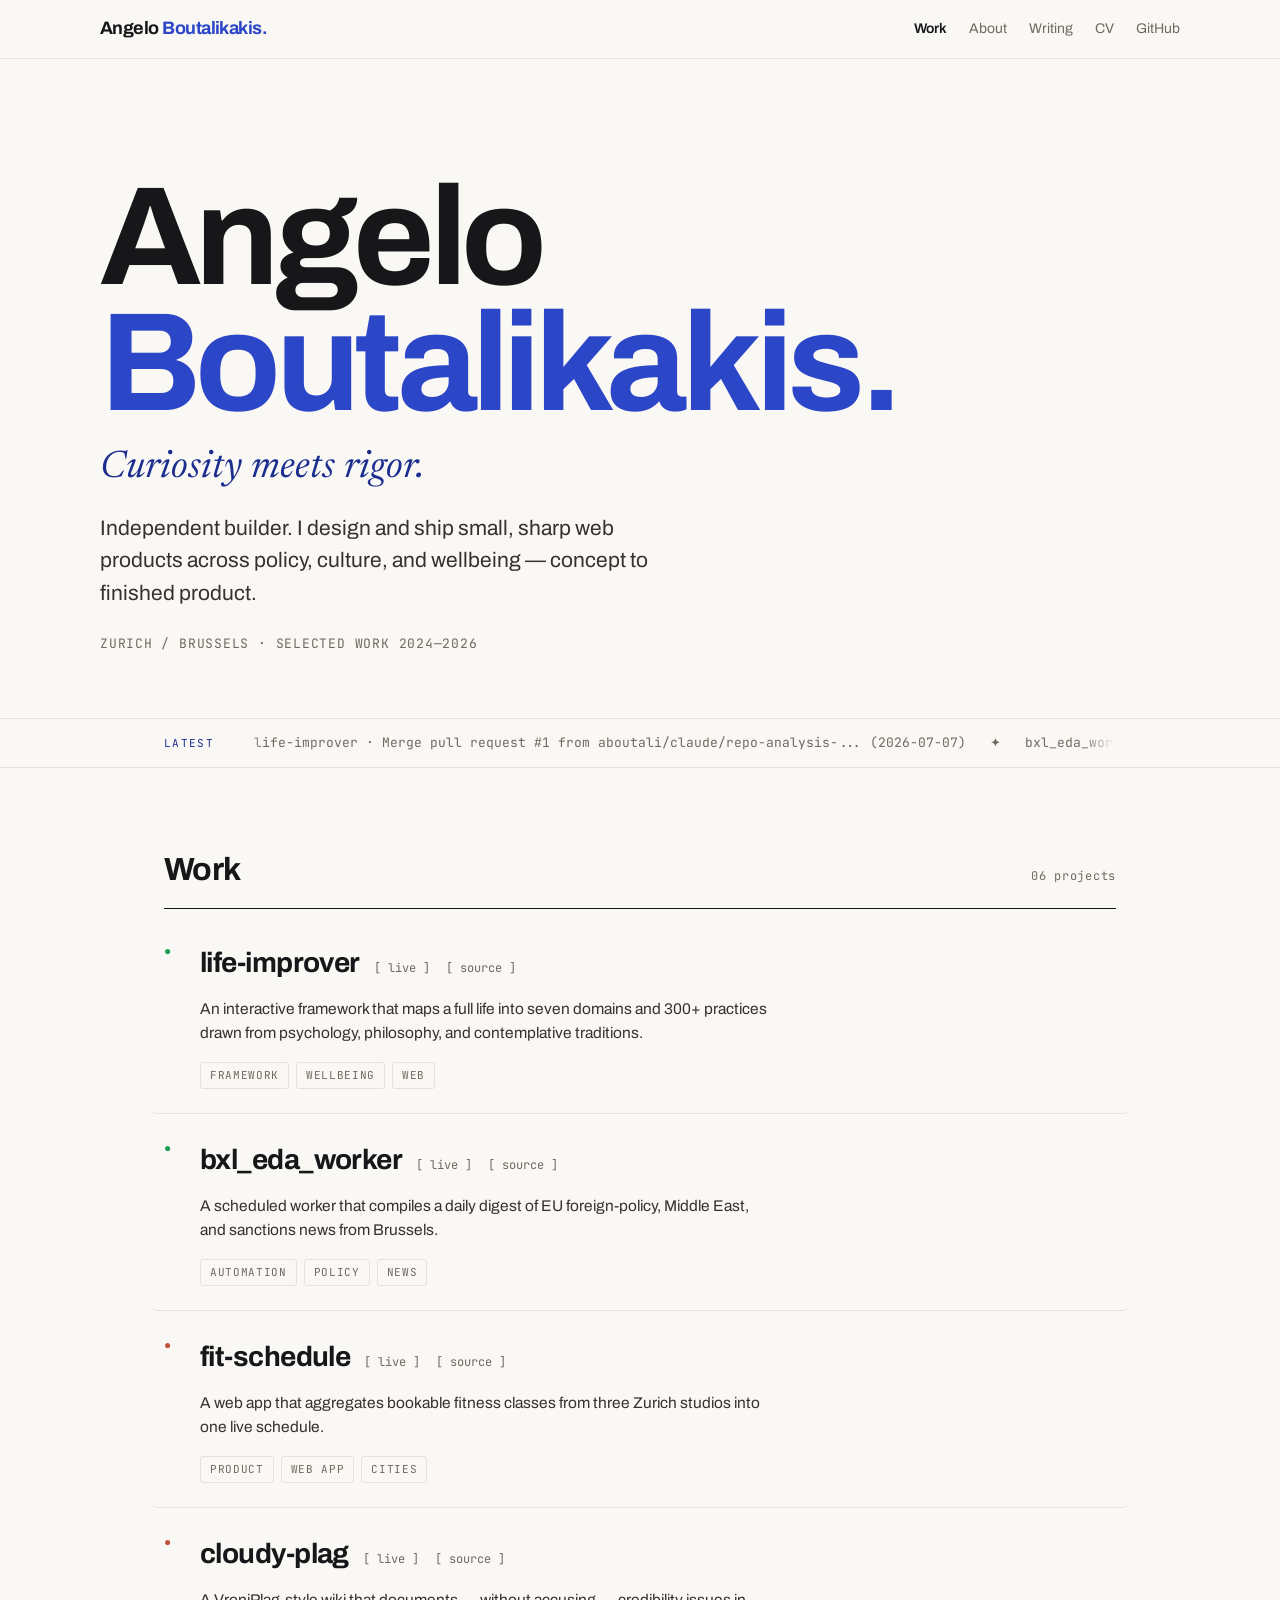
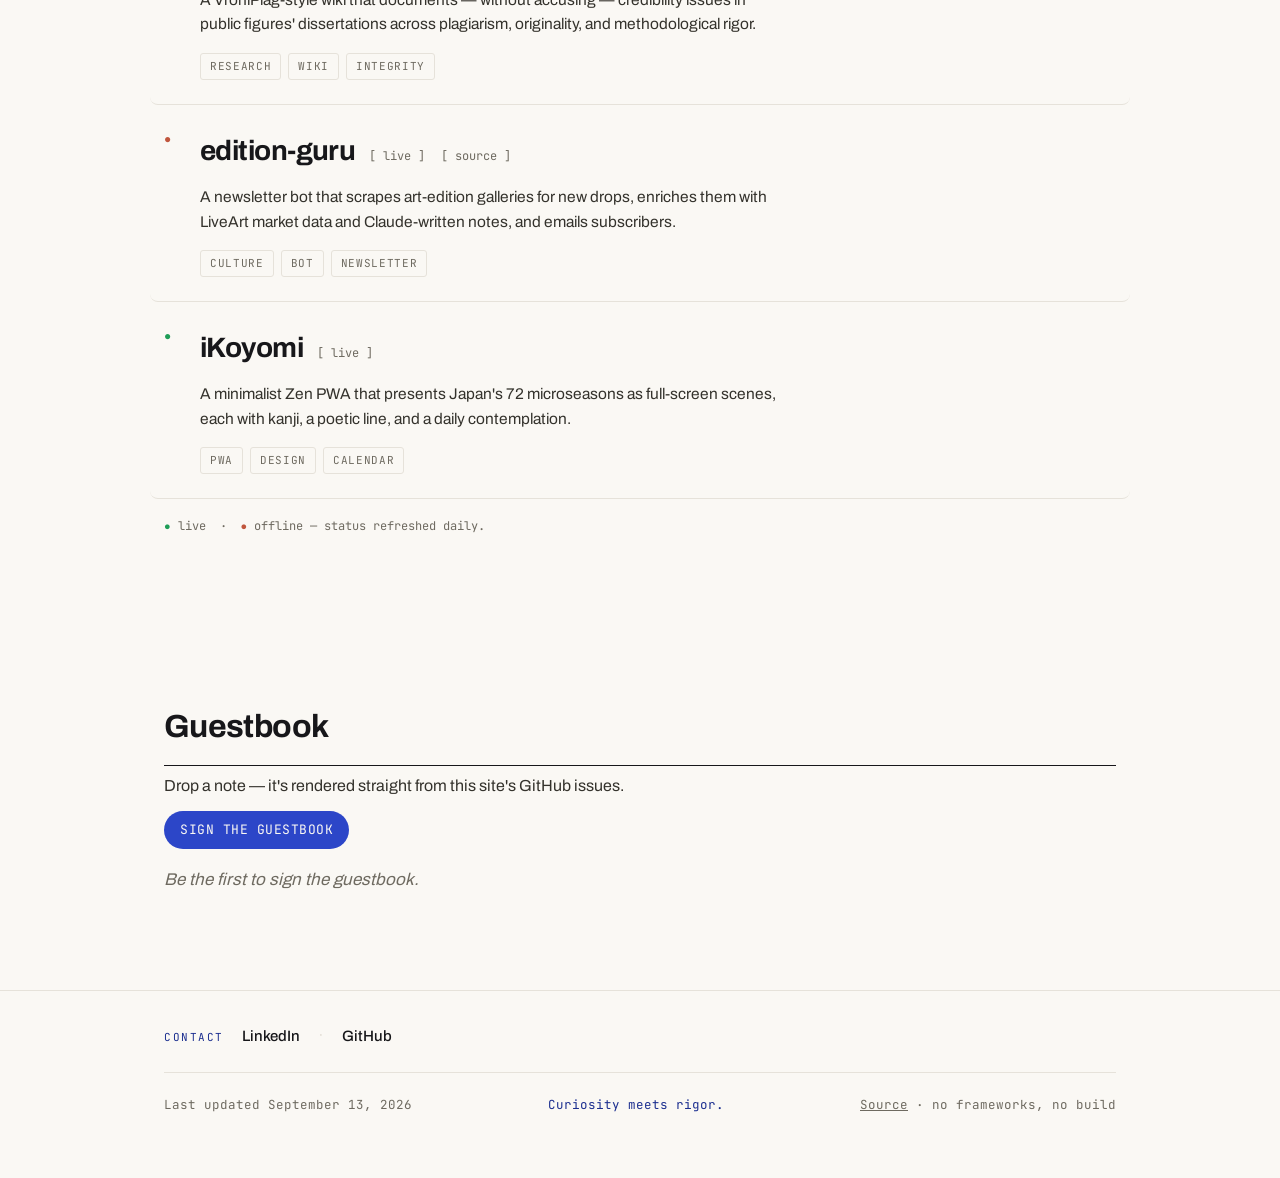
<file: index.html>
<!DOCTYPE html>
<html lang="en">
<head>
  <meta charset="utf-8">
  <meta name="viewport" content="width=device-width, initial-scale=1">
  <title>Angelo Boutalikakis — Curiosity meets rigor</title>
  <meta name="description" content="Angelo Boutalikakis — independent builder. Curiosity meets rigor: small, sharp web products across policy, culture, and wellbeing.">

  <!-- favicons / icons -->
  <link rel="icon" type="image/png" sizes="32x32" href="/brand/assets/favicon-32.png">
  <link rel="icon" type="image/png" sizes="16x16" href="/brand/assets/favicon-16.png">
  <link rel="apple-touch-icon" sizes="180x180" href="/brand/assets/apple-touch-icon.png">

  <!-- social card -->
  <meta property="og:type" content="website">
  <meta property="og:url" content="https://aboutali.github.io/">
  <meta property="og:title" content="Angelo Boutalikakis — Curiosity meets rigor">
  <meta property="og:description" content="Independent builder. Small, sharp web products across policy, culture, and wellbeing.">
  <meta property="og:image" content="https://aboutali.github.io/brand/assets/og-image.png">
  <meta name="twitter:card" content="summary_large_image">
  <link rel="canonical" href="https://aboutali.github.io/">
  <link rel="alternate" type="application/atom+xml" title="Writing — Angelo Boutalikakis" href="/writing/feed.xml">

  <!-- type: Archivo (Akzidenz-style grotesque) + Newsreader + JetBrains Mono — self-hosted, assets/fonts/ -->
  <link rel="preload" href="/assets/fonts/archivo-latin-var.woff2" as="font" type="font/woff2" crossorigin>

  <link rel="stylesheet" href="assets/site.css">
  <style>
    /* ---- homepage-specific ---- */

    /* hero */
    .hero{padding:clamp(48px,9vw,120px) 0 clamp(36px,5vw,64px)}
    .hero .lockup{margin:0;font-weight:700;letter-spacing:-.04em;line-height:.9;
      font-size:clamp(46px,11vw,140px)}
    .hero .lockup .sur{color:var(--blue)} .hero .lockup .dot{color:var(--blue)}
    .hero .tagline{margin:22px 0 0;font-family:var(--serif);font-style:italic;
      font-size:clamp(22px,3.4vw,38px);color:var(--blue-deep);line-height:1.1}
    .hero .intro{margin:22px 0 0;max-width:48ch;font-size:clamp(17px,2vw,21px);color:#34322c}
    .hero .meta{margin:24px 0 0;font-family:var(--mono);font-size:13px;letter-spacing:.06em;
      text-transform:uppercase;color:var(--stone)}

    /* activity ticker (scrolls horizontally; fade edges signal overflow) */
    .activity{border-block:1px solid var(--hair);padding:14px 0}
    .activity .inner{display:flex;align-items:baseline;gap:16px;max-width:var(--max);margin:0 auto;padding:0 var(--pad)}
    .activity .k{font-family:var(--mono);font-size:11px;letter-spacing:.12em;text-transform:uppercase;
      color:var(--blue-deep);flex:none}
    .ticker-wrap{position:relative;flex:1;min-width:0}
    .ticker-wrap::before,.ticker-wrap::after{content:"";position:absolute;top:0;bottom:0;width:34px;
      pointer-events:none;z-index:1}
    .ticker-wrap::before{left:0;background:linear-gradient(90deg,var(--paper),transparent)}
    .ticker-wrap::after{right:0;background:linear-gradient(270deg,var(--paper),transparent)}
    .activity .ticker{display:block;font-family:var(--mono);font-size:13px;color:var(--stone);
      white-space:nowrap;overflow-x:auto;scrollbar-width:none;padding:0 24px}
    .activity .ticker::-webkit-scrollbar{display:none}

    /* projects — whole row clickable (stretched link), hover feedback */
    .projects{list-style:none;margin:0;padding:0}
    .projects > li{position:relative;padding:24px 14px;margin:0 -14px;border-bottom:1px solid var(--hair);
      display:grid;grid-template-columns:22px 1fr;gap:4px 14px;align-items:start;
      border-radius:8px;transition:background .18s ease}
    .projects > li:hover{background:#fff}
    .projects .led{grid-row:1;font-size:12px;line-height:1.7}
    .led-up{color:var(--up)} .led-down{color:var(--down)} .led-unknown{color:var(--unknown)}
    .p-head{display:flex;align-items:baseline;gap:12px;flex-wrap:wrap}
    .p-head .name{font-size:clamp(20px,2.6vw,28px);font-weight:700;letter-spacing:-.02em;
      color:var(--ink);text-decoration:none}
    .p-head .name::after{content:"";position:absolute;inset:0;border-radius:8px}
    .projects > li:hover .name{color:var(--blue)}
    .p-head .src{position:relative;z-index:1;font-family:var(--mono);font-size:12px;
      color:var(--stone);text-decoration:none;padding:4px 2px}
    .p-head .src:hover{color:var(--ink)}
    .projects p{grid-column:2;margin:8px 0 0;color:#34322c;max-width:64ch;font-size:15.5px;line-height:1.6}
    .tags{grid-column:2;margin-top:12px;display:flex;flex-wrap:wrap;gap:7px}
    .tags span{font-family:var(--mono);font-size:11px;text-transform:uppercase;letter-spacing:.06em;
      color:var(--stone);border:1px solid var(--hair);border-radius:3px;padding:4px 9px}
    .legend{margin-top:18px;font-family:var(--mono);font-size:12px;color:var(--stone)}
    .legend .led-up,.legend .led-down{font-size:11px}

    /* guestbook */
    .guestbook .lead{margin:0 0 8px;color:#34322c;font-size:16px}
    .gb{margin-top:18px}
    .gb-entry{margin:0 0 16px;padding:14px 16px;border:1px solid var(--hair);border-radius:8px;
      background:#fff;font-size:15.5px;line-height:1.55}
    .gb-entry b{color:var(--ink)}
    .gb-date{font-family:var(--mono);font-size:12px;color:var(--stone)}
    .gb-empty{margin:0;color:var(--stone);font-style:italic}
  </style>
  <script type="application/ld+json">
  {"@context":"https://schema.org","@type":"Person","name":"Angelo Boutalikakis","url":"https://aboutali.github.io/","jobTitle":"Independent builder","sameAs":["https://github.com/aboutali","https://www.linkedin.com/in/angelo-boutalikakis/"]}
  </script>
</head>
<body>

  <a class="skip" href="#main">Skip to content</a>

  <header class="topbar">
    <div class="wrap row">
      <a class="wm" href="/" aria-label="Angelo Boutalikakis — home">
        <span class="wm-full">Angelo<span class="sur"> Boutalikakis</span><span class="dot">.</span></span>
        <span class="wm-mini">A<span class="sur">B</span><span class="dot">.</span></span>
      </a>
      <nav class="topnav" aria-label="Site">
        <a href="#work" aria-current="page">Work</a>
        <a href="about/">About</a>
        <a href="writing/">Writing</a>
        <a href="cv/">CV</a>
        <a href="https://github.com/aboutali">GitHub</a>
      </nav>
    </div>
  </header>

  <main id="main" tabindex="-1">

    <section class="hero wrap">
      <h1 class="lockup">Angelo<br><span class="sur">Boutalikakis</span><span class="dot">.</span></h1>
      <p class="tagline">Curiosity meets rigor.</p>
      <p class="intro">Independent builder. I design and ship small, sharp web products across
        policy, culture, and wellbeing — concept to finished product.</p>
      <p class="meta">Zurich / Brussels · Selected work 2024—2026</p>
    </section>

    <!-- live activity: the Action rewrites between the markers -->
    <div class="activity">
      <div class="inner">
        <span class="k" id="activity-label">Latest</span>
        <div class="ticker-wrap">
          <span class="ticker" role="region" aria-label="Latest commits" tabindex="0"><!--ACTIVITY:BEGIN-->life-improver &middot; Merge pull request #1 from aboutali/claude/repo-analysis-... (2026-07-07) &nbsp;&nbsp;&#10022;&nbsp;&nbsp; bxl_eda_worker &middot; Daily digest: 2026-09-13 (2026-09-13) &nbsp;&nbsp;&#10022;&nbsp;&nbsp; fit-schedule &middot; Merge pull request #1 from aboutali/claude/repo-analysis-... (2026-07-07)<!--ACTIVITY:END--></span>
        </div>
      </div>
    </div>

    <section id="work" class="block wrap">
      <div class="sec-head"><h2>Work</h2><span class="count">06 projects</span></div>

      <!-- PROJECTS:BEGIN -- one <li> per project. To add one, copy a block and swap the
           repo slug (in BOTH the LED marker and the links) and the text. Keep the LED markers
           so the daily Action can light the status dot. -->
      <ul class="projects">

        <li>
          <!--LED:life-improver--><span class="led led-up" title="online" role="img" aria-label="online">&#9679;</span><!--/LED-->
          <div class="p-head">
            <a class="name" href="work/life-improver/">life-improver</a>
            <a class="src" href="https://aboutali.github.io/life-improver/">[ live ]</a>
            <a class="src" href="https://github.com/aboutali/life-improver">[ source ]</a>
          </div>
          <p>An interactive framework that maps a full life into seven domains and 300+ practices
            drawn from psychology, philosophy, and contemplative traditions.</p>
          <div class="tags"><span>Framework</span><span>Wellbeing</span><span>Web</span></div>
        </li>

        <li>
          <!--LED:bxl_eda_worker--><span class="led led-up" title="online" role="img" aria-label="online">&#9679;</span><!--/LED-->
          <div class="p-head">
            <a class="name" href="work/bxl_eda_worker/">bxl_eda_worker</a>
            <a class="src" href="https://aboutali.github.io/bxl_eda_worker/">[ live ]</a>
            <a class="src" href="https://github.com/aboutali/bxl_eda_worker">[ source ]</a>
          </div>
          <p>A scheduled worker that compiles a daily digest of EU foreign-policy, Middle East,
            and sanctions news from Brussels.</p>
          <div class="tags"><span>Automation</span><span>Policy</span><span>News</span></div>
        </li>

        <li>
          <!--LED:fit-schedule--><span class="led led-down" title="offline" role="img" aria-label="offline">&#9679;</span><!--/LED-->
          <div class="p-head">
            <a class="name" href="work/fit-schedule/">fit-schedule</a>
            <a class="src" href="https://aboutali.github.io/fit-schedule/">[ live ]</a>
            <a class="src" href="https://github.com/aboutali/fit-schedule">[ source ]</a>
          </div>
          <p>A web app that aggregates bookable fitness classes from three Zurich studios into one
            live schedule.</p>
          <div class="tags"><span>Product</span><span>Web App</span><span>Cities</span></div>
        </li>

        <li>
          <!--LED:cloudy-plag--><span class="led led-down" title="offline" role="img" aria-label="offline">&#9679;</span><!--/LED-->
          <div class="p-head">
            <a class="name" href="work/cloudy-plag/">cloudy-plag</a>
            <a class="src" href="https://aboutali.github.io/cloudy-plag/">[ live ]</a>
            <a class="src" href="https://github.com/aboutali/cloudy-plag">[ source ]</a>
          </div>
          <p>A VroniPlag-style wiki that documents &mdash; without accusing &mdash; credibility
            issues in public figures' dissertations across plagiarism, originality, and
            methodological rigor.</p>
          <div class="tags"><span>Research</span><span>Wiki</span><span>Integrity</span></div>
        </li>

        <li>
          <!--LED:edition-guru--><span class="led led-down" title="offline" role="img" aria-label="offline">&#9679;</span><!--/LED-->
          <div class="p-head">
            <a class="name" href="work/edition-guru/">edition-guru</a>
            <a class="src" href="https://aboutali.github.io/edition-guru/">[ live ]</a>
            <a class="src" href="https://github.com/aboutali/edition-guru">[ source ]</a>
          </div>
          <p>A newsletter bot that scrapes art-edition galleries for new drops, enriches them with
            LiveArt market data and Claude-written notes, and emails subscribers.</p>
          <div class="tags"><span>Culture</span><span>Bot</span><span>Newsletter</span></div>
        </li>

        <li>
          <!--LED:iKoyomi--><span class="led led-up" title="online" role="img" aria-label="online">&#9679;</span><!--/LED-->
          <div class="p-head">
            <a class="name" href="work/iKoyomi/">iKoyomi</a>
            <a class="src" href="https://ikoyomi.netlify.app/">[ live ]</a>
          </div>
          <p>A minimalist Zen PWA that presents Japan's 72 microseasons as full-screen scenes,
            each with kanji, a poetic line, and a daily contemplation.</p>
          <div class="tags"><span>PWA</span><span>Design</span><span>Calendar</span></div>
        </li>

      </ul>
      <!-- PROJECTS:END -->
      <p class="legend"><span class="led led-up" aria-hidden="true">&#9679;</span> live &nbsp;·&nbsp;
        <span class="led led-down" aria-hidden="true">&#9679;</span> offline — status refreshed daily.</p>
    </section>

    <section id="guestbook" class="block wrap guestbook">
      <div class="sec-head"><h2>Guestbook</h2></div>
      <p class="lead">Drop a note — it's rendered straight from this site's GitHub issues.</p>
      <a class="btn" href="https://github.com/aboutali/aboutali.github.io/issues/new?labels=guestbook&title=A+note+for+Angelo">Sign the guestbook</a>
      <div class="gb">
<!--GUESTBOOK:BEGIN-->
<p class="gb-empty">Be the first to sign the guestbook.</p>
<!--GUESTBOOK:END-->
      </div>
    </section>

  </main>

  <footer>
    <div class="wrap">
      <!-- TODO: add email when ready -->
      <div class="f-contact">
        <span class="f-k">Contact</span>
        <a href="https://www.linkedin.com/in/angelo-boutalikakis/">LinkedIn</a><span class="sep">·</span>
        <a href="https://github.com/aboutali">GitHub</a>
      </div>
      <div class="row">
        <span>Last updated <!--UPDATED:BEGIN-->September 13, 2026<!--UPDATED:END--></span>
        <span class="tag">Curiosity meets rigor.</span>
        <span><a href="https://github.com/aboutali/aboutali.github.io">Source</a> · no frameworks, no build</span>
      </div>
    </div>
  </footer>

</body>
</html>
</file>
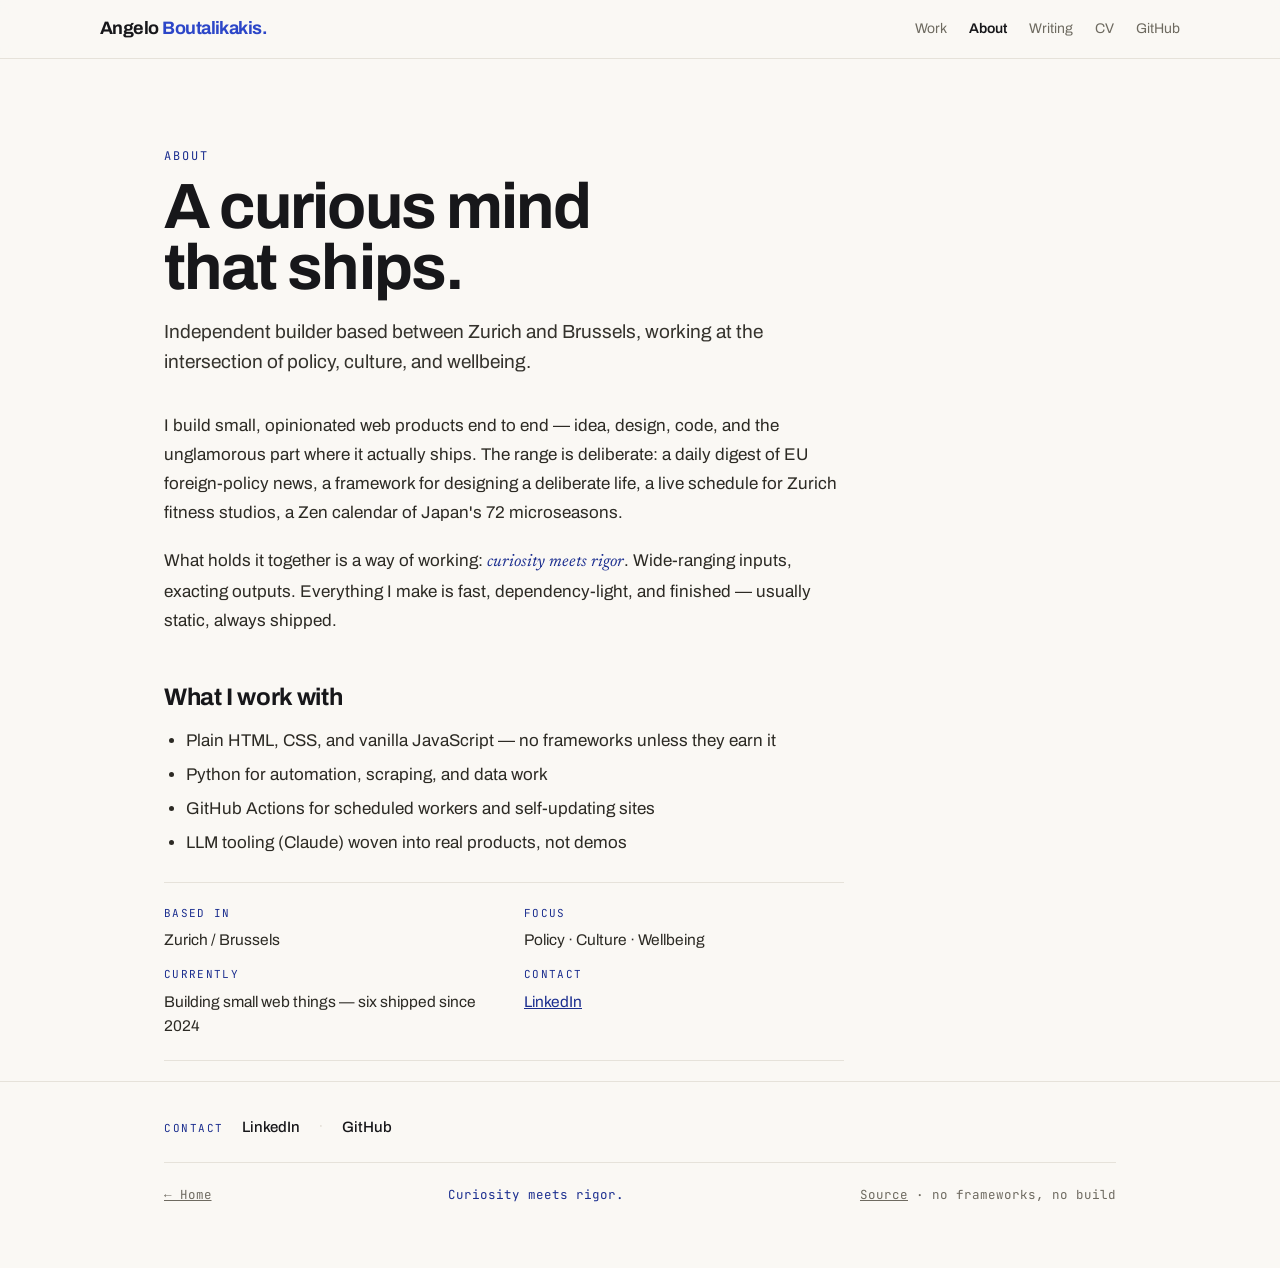
<file: about/index.html>
<!DOCTYPE html>
<html lang="en">
<head>
  <meta charset="utf-8">
  <meta name="viewport" content="width=device-width, initial-scale=1">
  <title>About — Angelo Boutalikakis</title>
  <meta name="description" content="About Angelo Boutalikakis — independent builder working across policy, culture, and wellbeing.">
  <link rel="icon" type="image/png" sizes="32x32" href="/brand/assets/favicon-32.png">
  <link rel="icon" type="image/png" sizes="16x16" href="/brand/assets/favicon-16.png">
  <link rel="apple-touch-icon" sizes="180x180" href="/brand/assets/apple-touch-icon.png">
  <meta property="og:type" content="website">
  <meta property="og:url" content="https://aboutali.github.io/about/">
  <meta property="og:title" content="About — Angelo Boutalikakis">
  <meta property="og:description" content="Independent builder. Curiosity meets rigor.">
  <meta property="og:image" content="https://aboutali.github.io/brand/assets/og-about.png">
  <meta property="og:image:width" content="1200">
  <meta property="og:image:height" content="630">
  <meta name="twitter:card" content="summary_large_image">
  <link rel="canonical" href="https://aboutali.github.io/about/">
  <link rel="preload" href="/assets/fonts/archivo-latin-var.woff2" as="font" type="font/woff2" crossorigin>
  <link rel="stylesheet" href="../assets/site.css">
  <style>
    .facts{display:grid;gap:14px 40px;grid-template-columns:repeat(2,1fr);margin:26px 0 0;
      padding:22px 0;border-block:1px solid var(--hair);max-width:760px}
    @media(max-width:640px){.facts{grid-template-columns:1fr}}
    .facts dt{font-family:var(--mono);font-size:11px;letter-spacing:.12em;text-transform:uppercase;color:var(--blue-deep)}
    .facts dd{margin:6px 0 0;font-size:15.5px;color:#2c2a24}
  </style>
  <script type="application/ld+json">
  {"@context":"https://schema.org","@type":"Person","name":"Angelo Boutalikakis","url":"https://aboutali.github.io/","jobTitle":"Independent builder","sameAs":["https://github.com/aboutali","https://www.linkedin.com/in/angelo-boutalikakis/"]}
  </script>
</head>
<body>

  <a class="skip" href="#main">Skip to content</a>

  <header class="topbar">
    <div class="wrap row">
      <a class="wm" href="../" aria-label="Angelo Boutalikakis — home">
        <span class="wm-full">Angelo<span class="sur"> Boutalikakis</span><span class="dot">.</span></span>
        <span class="wm-mini">A<span class="sur">B</span><span class="dot">.</span></span>
      </a>
      <nav class="topnav" aria-label="Site">
        <a href="../#work">Work</a>
        <a href="./" aria-current="page">About</a>
        <a href="../writing/">Writing</a>
        <a href="../cv/">CV</a>
        <a href="https://github.com/aboutali">GitHub</a>
      </nav>
    </div>
  </header>

  <main id="main" class="wrap" tabindex="-1">

    <div class="page-head">
      <div class="kicker">About</div>
      <h1>A curious mind<br>that ships.</h1>
      <p class="lede">Independent builder based between Zurich and Brussels, working at the
        intersection of policy, culture, and wellbeing.</p>
    </div>

    <!-- TODO: personalize — this bio is drafted from the public projects; edit freely. -->
    <div class="prose block" style="padding-top:0">
      <p>I build small, opinionated web products end to end — idea, design, code, and the
        unglamorous part where it actually ships. The range is deliberate: a daily digest of
        EU foreign-policy news, a framework for designing a deliberate life, a live schedule
        for Zurich fitness studios, a Zen calendar of Japan's 72 microseasons.</p>
      <p>What holds it together is a way of working: <span class="aside">curiosity meets
        rigor</span>. Wide-ranging inputs, exacting outputs. Everything I make is fast,
        dependency-light, and finished — usually static, always shipped.</p>

      <h2>What I work with</h2>
      <ul>
        <li>Plain HTML, CSS, and vanilla JavaScript — no frameworks unless they earn it</li>
        <li>Python for automation, scraping, and data work</li>
        <li>GitHub Actions for scheduled workers and self-updating sites</li>
        <li>LLM tooling (Claude) woven into real products, not demos</li>
      </ul>

      <dl class="facts">
        <div><dt>Based in</dt><dd>Zurich / Brussels</dd></div>
        <div><dt>Focus</dt><dd>Policy · Culture · Wellbeing</dd></div>
        <div><dt>Currently</dt><dd>Building small web things — six shipped since 2024</dd></div>
        <div><dt>Contact</dt><dd><a href="https://www.linkedin.com/in/angelo-boutalikakis/">LinkedIn</a></dd></div>
      </dl>
    </div>

  </main>

  <footer>
    <div class="wrap">
      <!-- TODO: add email when ready -->
      <div class="f-contact">
        <span class="f-k">Contact</span>
        <a href="https://www.linkedin.com/in/angelo-boutalikakis/">LinkedIn</a><span class="sep">·</span>
        <a href="https://github.com/aboutali">GitHub</a>
      </div>
      <div class="row">
        <span><a href="../">← Home</a></span>
        <span class="tag">Curiosity meets rigor.</span>
        <span><a href="https://github.com/aboutali/aboutali.github.io">Source</a> · no frameworks, no build</span>
      </div>
    </div>
  </footer>

</body>
</html>
</file>
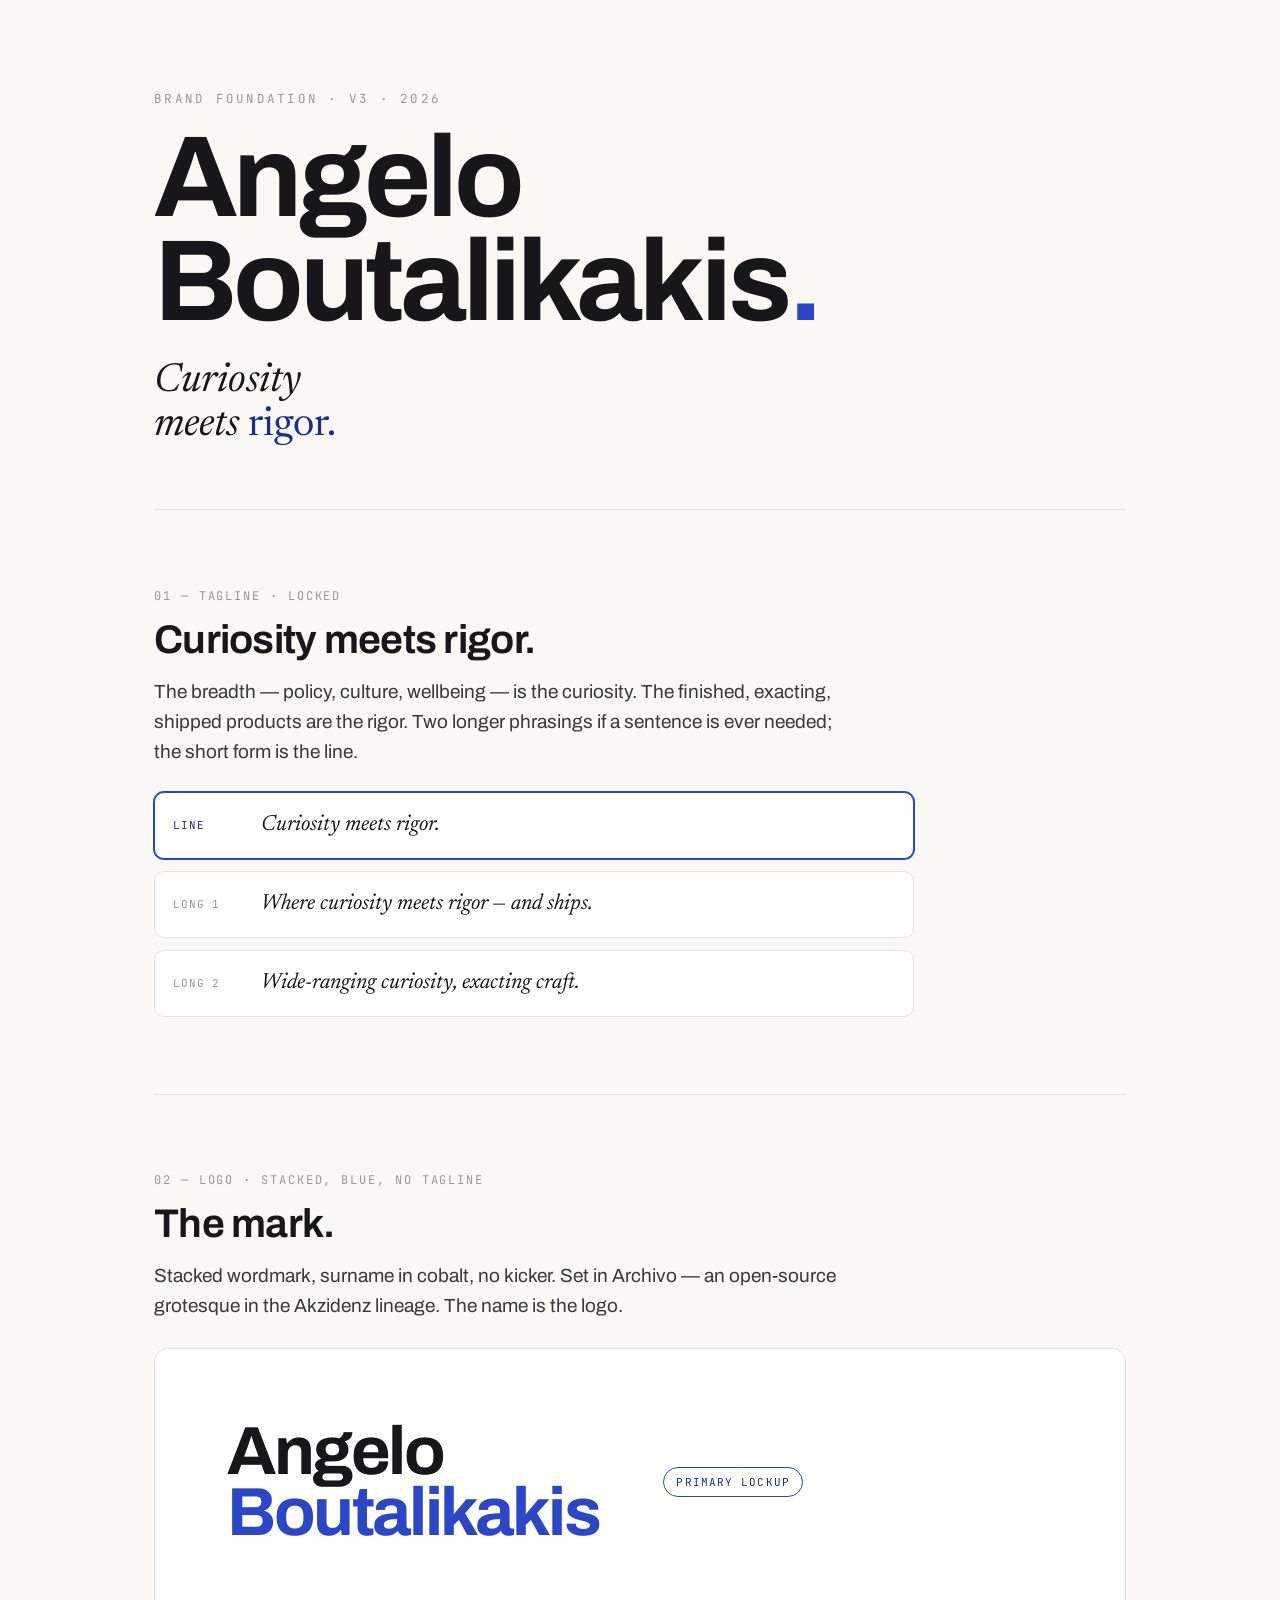
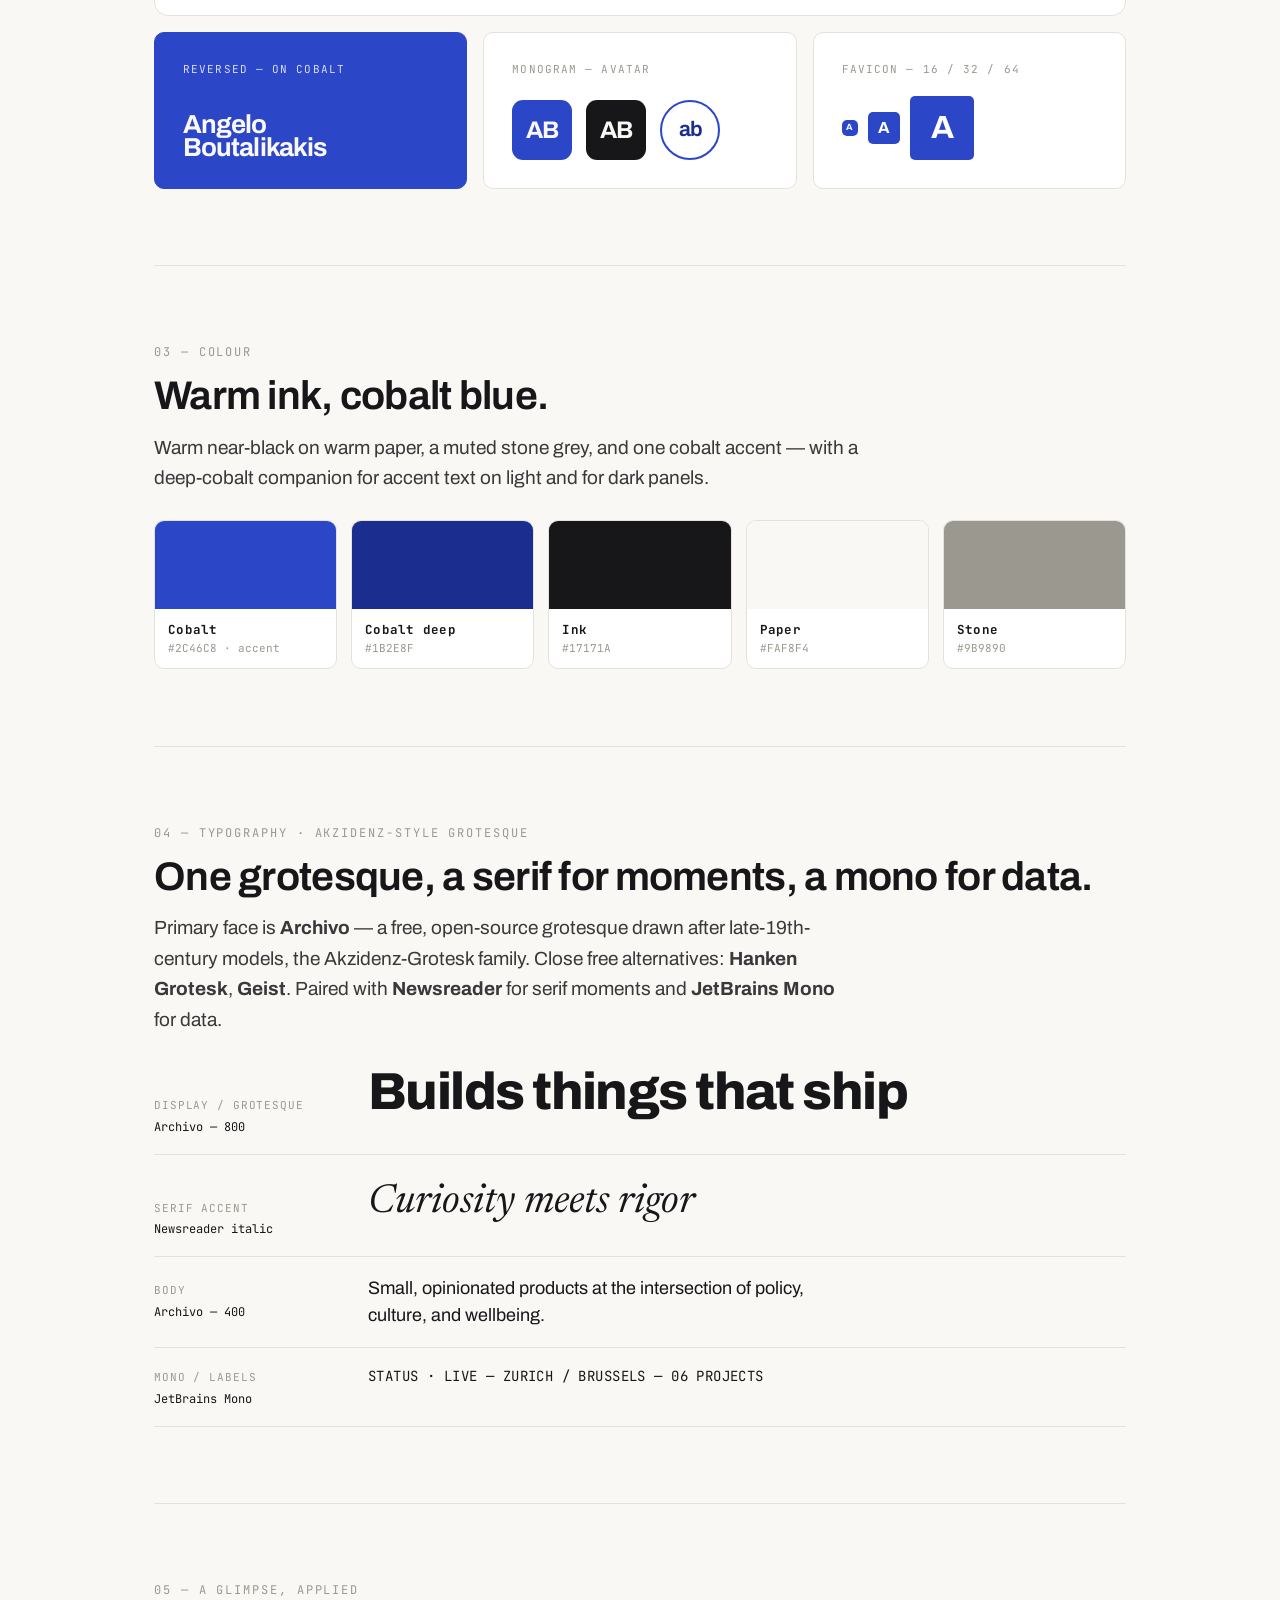
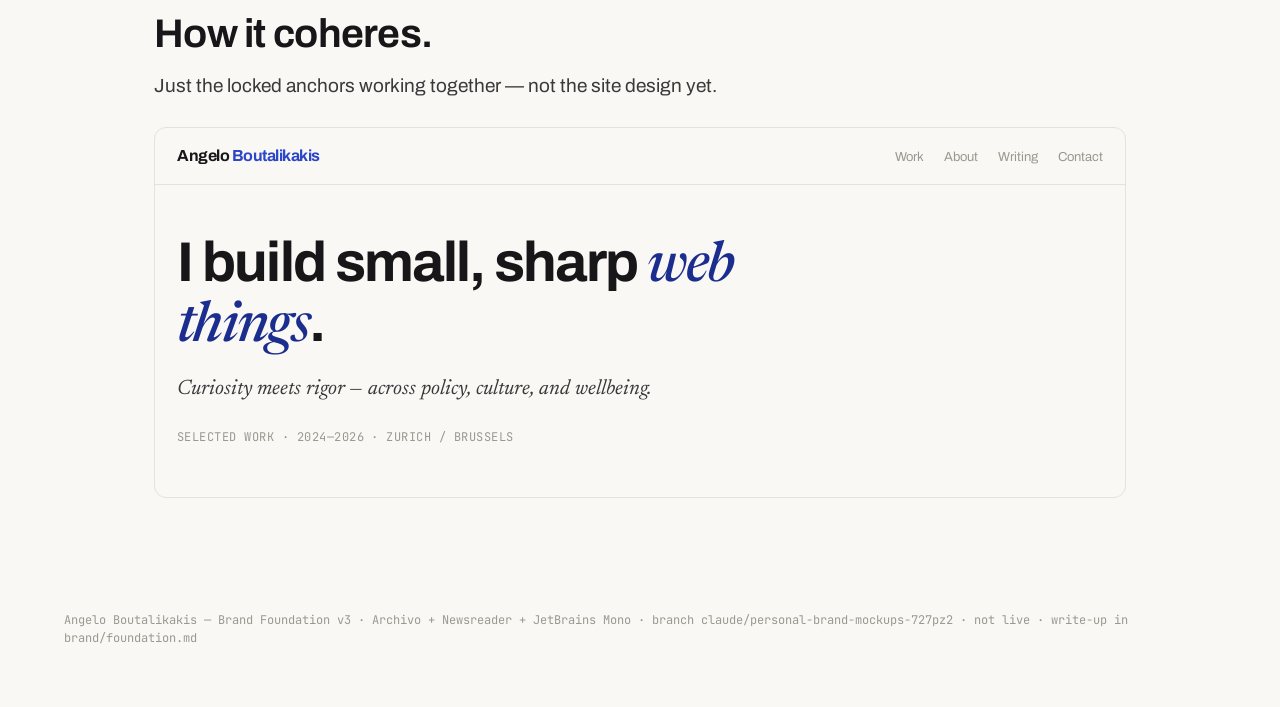
<file: brand/index.html>
<!DOCTYPE html>
<html lang="en">
<head>
<meta charset="utf-8">
<meta name="viewport" content="width=device-width, initial-scale=1">
<title>Angelo Boutalikakis — Brand Foundation v3</title>
<link rel="preload" href="/assets/fonts/archivo-latin-var.woff2" as="font" type="font/woff2" crossorigin>
<style>
  /* self-hosted fonts (latin subset, OFL) — see /assets/fonts/LICENSE-NOTE.md */
  @font-face{font-family:"Archivo";font-style:normal;font-weight:100 900;font-display:swap;
    src:url("/assets/fonts/archivo-latin-var.woff2") format("woff2");
    unicode-range:U+0000-00FF,U+0131,U+0152-0153,U+02BB-02BC,U+02C6,U+02DA,U+02DC,U+0304,U+0308,U+0329,U+2000-206F,U+20AC,U+2122,U+2191,U+2193,U+2212,U+2215,U+FEFF,U+FFFD;}
  @font-face{font-family:"Newsreader";font-style:normal;font-weight:400;font-display:swap;
    src:url("/assets/fonts/newsreader-regular-latin-var.woff2") format("woff2");
    unicode-range:U+0000-00FF,U+0131,U+0152-0153,U+02BB-02BC,U+02C6,U+02DA,U+02DC,U+0304,U+0308,U+0329,U+2000-206F,U+20AC,U+2122,U+2191,U+2193,U+2212,U+2215,U+FEFF,U+FFFD;}
  @font-face{font-family:"Newsreader";font-style:italic;font-weight:200 800;font-display:swap;
    src:url("/assets/fonts/newsreader-italic-latin-var.woff2") format("woff2");
    unicode-range:U+0000-00FF,U+0131,U+0152-0153,U+02BB-02BC,U+02C6,U+02DA,U+02DC,U+0304,U+0308,U+0329,U+2000-206F,U+20AC,U+2122,U+2191,U+2193,U+2212,U+2215,U+FEFF,U+FFFD;}
  @font-face{font-family:"JetBrains Mono";font-style:normal;font-weight:400 800;font-display:swap;
    src:url("/assets/fonts/jetbrains-mono-latin-var.woff2") format("woff2");
    unicode-range:U+0000-00FF,U+0131,U+0152-0153,U+02BB-02BC,U+02C6,U+02DA,U+02DC,U+0304,U+0308,U+0329,U+2000-206F,U+20AC,U+2122,U+2191,U+2193,U+2212,U+2215,U+FEFF,U+FFFD;}

  :root{
    --ink:#17171A; --paper:#FAF8F4; --stone:#9B9890; --hair:#E6E2DA;
    --blue:#2C46C8;        /* cobalt — primary accent */
    --blue-deep:#1B2E8F;   /* deep cobalt — accent text on light / dark panels */
    --accent:var(--blue);
    --sans:"Archivo","Helvetica Neue",Helvetica,Arial,sans-serif;     /* open-source Akzidenz-Grotesk relative */
    --serif:"Newsreader",Georgia,"Times New Roman",serif;
    --mono:"JetBrains Mono","SFMono-Regular","Courier New",monospace;
    --pad:clamp(22px,5vw,80px);
  }
  *{box-sizing:border-box}
  html{-webkit-font-smoothing:antialiased}
  body{margin:0;background:var(--paper);color:var(--ink);font-family:var(--sans);line-height:1.5}
  a{color:var(--blue-deep)}
  .wrap{max-width:1100px;margin:0 auto;padding:0 var(--pad)}

  section{padding-block:clamp(40px,6vw,84px);border-top:1px solid var(--hair)}
  .eyebrow{font-family:var(--mono);font-size:12px;letter-spacing:.16em;text-transform:uppercase;color:var(--stone)}
  h2{margin:14px 0 0;font-size:clamp(24px,3.4vw,40px);font-weight:650;letter-spacing:-.018em;line-height:1.04}
  .lede{margin:16px 0 0;max-width:64ch;font-size:clamp(16px,1.9vw,19px);color:#39383a;line-height:1.6}

  /* cover */
  header.cover{padding:clamp(44px,7vw,96px) 0 clamp(36px,5vw,60px)}
  .cover .tag{font-family:var(--mono);font-size:12.5px;letter-spacing:.18em;text-transform:uppercase;color:var(--stone)}
  .cover h1{margin:18px 0 0;font-size:clamp(40px,9vw,128px);font-weight:700;letter-spacing:-.035em;line-height:.9}
  .cover h1 .dot{color:var(--blue)}
  .cover .state{margin:26px 0 0;font-family:var(--serif);font-size:clamp(22px,3.4vw,40px);font-style:italic;
    color:var(--ink);max-width:22ch;line-height:1.12}
  .cover .state b{font-style:normal;font-weight:500;color:var(--blue-deep)}

  /* tagline */
  .taglines{display:grid;gap:12px;grid-template-columns:1fr;margin-top:24px;max-width:760px}
  .tl{display:flex;align-items:center;gap:14px;border:1px solid var(--hair);border-radius:10px;background:#fff;padding:16px 18px}
  .tl.is-default{border-color:var(--blue);box-shadow:0 0 0 1px var(--blue)}
  .tl .pick{font-family:var(--mono);font-size:11px;text-transform:uppercase;letter-spacing:.08em;color:var(--stone);width:74px;flex:none}
  .tl.is-default .pick{color:var(--blue-deep)}
  .tl .txt{font-family:var(--serif);font-size:clamp(17px,2.2vw,22px);font-style:italic}

  /* foundation grid */
  .found{display:grid;gap:30px 48px;grid-template-columns:repeat(2,1fr);margin-top:26px}
  @media(max-width:720px){.found{grid-template-columns:1fr}}
  .found h3{font-family:var(--mono);font-size:12px;text-transform:uppercase;letter-spacing:.12em;color:var(--stone);margin:0 0 12px}
  .traits{display:flex;flex-wrap:wrap;gap:8px}
  .traits span{border:1px solid var(--hair);border-radius:999px;padding:7px 14px;font-size:14px}
  .traits span b{color:var(--blue-deep)}
  .found p{margin:0;font-size:16px;color:#39383a;line-height:1.6;max-width:42ch}
  ol.princ{margin:0;padding-left:20px}
  ol.princ li{margin-bottom:9px;font-size:16px;color:#39383a}

  /* logo lock */
  .logo-primary{margin-top:26px;border:1px solid var(--hair);border-radius:14px;background:#fff;
    padding:clamp(34px,6vw,72px);display:flex;align-items:center;gap:clamp(24px,5vw,64px);flex-wrap:wrap}
  .lock{display:inline-flex;flex-direction:column;line-height:.9}
  .lock b{font-weight:700;letter-spacing:-.035em;font-size:clamp(34px,6vw,68px);display:block}
  .lock .sur{color:var(--blue)}
  .badge{font-family:var(--mono);font-size:11px;text-transform:uppercase;letter-spacing:.1em;color:var(--blue-deep);
    border:1px solid var(--blue);border-radius:999px;padding:6px 12px}

  .logo-alts{display:grid;gap:16px;grid-template-columns:repeat(3,1fr);margin-top:16px}
  @media(max-width:720px){.logo-alts{grid-template-columns:1fr}}
  .lt{border:1px solid var(--hair);border-radius:10px;padding:28px;min-height:150px;
    display:flex;flex-direction:column;justify-content:space-between;gap:18px;background:#fff}
  .lt .cap{font-family:var(--mono);font-size:11px;text-transform:uppercase;letter-spacing:.1em;color:var(--stone)}
  .lt.blue{background:var(--blue);border-color:var(--blue)}
  .lt.blue .cap{color:rgba(255,255,255,.82)}
  .lt.blue .lock b{color:var(--paper)}
  .lt .lock b{font-size:clamp(20px,2.4vw,26px)}
  .lt .lock .sur{color:var(--blue)}
  .lt.blue .lock .sur{color:var(--paper)}
  .mono-row{display:flex;align-items:center;gap:14px}
  .glyph{width:60px;height:60px;border-radius:11px;background:var(--blue);color:var(--paper);
    display:flex;align-items:center;justify-content:center;font-weight:700;font-size:24px;letter-spacing:-.04em}
  .glyph.ink{background:var(--ink)}
  .glyph.ring{background:transparent;border:2px solid var(--blue);color:var(--blue-deep);border-radius:50%;
    font-weight:650;font-size:21px;text-transform:lowercase}
  .fav{display:flex;gap:10px;align-items:center}
  .fav .g{border-radius:5px;background:var(--blue);color:#fff;display:flex;align-items:center;justify-content:center;font-weight:700;letter-spacing:-.04em}

  /* colour */
  .pal{display:grid;gap:14px;grid-template-columns:repeat(5,1fr);margin-top:26px}
  @media(max-width:720px){.pal{grid-template-columns:repeat(2,1fr)}}
  .sw{border:1px solid var(--hair);border-radius:10px;overflow:hidden;background:#fff}
  .sw .chip{height:88px}
  .sw .m{padding:11px 13px;font-family:var(--mono);font-size:11px;line-height:1.6}
  .sw .m b{display:block;font-size:12.5px;letter-spacing:.02em}
  .sw .m span{color:var(--stone)}

  /* type */
  .spec > div{padding:18px 0;border-bottom:1px solid var(--hair);display:flex;gap:24px;align-items:baseline;flex-wrap:wrap}
  .spec .k{font-family:var(--mono);font-size:11px;text-transform:uppercase;letter-spacing:.08em;color:var(--stone);width:190px;flex:none}
  .spec .k em{display:block;font-style:normal;color:var(--ink);margin-top:4px;text-transform:none;letter-spacing:0;font-size:12px}

  /* applied */
  .preview{border:1px solid var(--hair);border-radius:12px;overflow:hidden;margin-top:26px;background:var(--paper)}
  .pv-bar{display:flex;justify-content:space-between;align-items:center;padding:16px 22px;border-bottom:1px solid var(--hair)}
  .pv-bar .l{font-weight:700;letter-spacing:-.03em}
  .pv-bar .l .sur{color:var(--blue)}
  .pv-bar nav a{margin-left:20px;font-size:13px;color:var(--stone);text-decoration:none}
  .pv-body{padding:clamp(26px,4vw,52px) 22px}
  .pv-body .h{font-size:clamp(28px,5vw,56px);font-weight:700;letter-spacing:-.03em;line-height:.98;max-width:18ch}
  .pv-body .h em{font-family:var(--serif);font-weight:500;font-style:italic;color:var(--blue-deep)}
  .pv-body .sub{margin:18px 0 0;font-family:var(--serif);font-style:italic;color:#39383a;max-width:46ch;font-size:clamp(17px,2.2vw,21px)}
  .pv-body .meta{margin-top:22px;font-family:var(--mono);font-size:12px;color:var(--stone);letter-spacing:.04em}

  footer{padding:36px var(--pad) 60px;font-family:var(--mono);font-size:12px;color:var(--stone)}
</style>
</head>
<body>
<div class="wrap">

  <header class="cover">
    <div class="tag">Brand Foundation · v3 · 2026</div>
    <h1>Angelo<br>Boutalikakis<span class="dot">.</span></h1>
    <p class="state">Curiosity<br>meets <b>rigor.</b></p>
  </header>

  <!-- TAGLINE -->
  <section>
    <div class="eyebrow">01 — Tagline · locked</div>
    <h2>Curiosity meets rigor.</h2>
    <p class="lede">The breadth — policy, culture, wellbeing — is the curiosity. The finished,
      exacting, shipped products are the rigor. Two longer phrasings if a sentence is ever
      needed; the short form is the line.</p>
    <div class="taglines">
      <div class="tl is-default"><span class="pick">Line</span><span class="txt">Curiosity meets rigor.</span></div>
      <div class="tl"><span class="pick">Long 1</span><span class="txt">Where curiosity meets rigor — and ships.</span></div>
      <div class="tl"><span class="pick">Long 2</span><span class="txt">Wide-ranging curiosity, exacting craft.</span></div>
    </div>
  </section>

  <!-- LOGO -->
  <section>
    <div class="eyebrow">02 — Logo · stacked, blue, no tagline</div>
    <h2>The mark.</h2>
    <p class="lede">Stacked wordmark, surname in cobalt, no kicker. Set in Archivo — an
      open-source grotesque in the Akzidenz lineage. The name is the logo.</p>

    <div class="logo-primary">
      <span class="lock"><b>Angelo</b><b class="sur">Boutalikakis</b></span>
      <span class="badge">Primary lockup</span>
    </div>

    <div class="logo-alts">
      <div class="lt blue">
        <span class="cap">Reversed — on cobalt</span>
        <span class="lock"><b>Angelo</b><b class="sur">Boutalikakis</b></span>
      </div>
      <div class="lt">
        <span class="cap">Monogram — avatar</span>
        <div class="mono-row"><div class="glyph">AB</div><div class="glyph ink">AB</div><div class="glyph ring">ab</div></div>
      </div>
      <div class="lt">
        <span class="cap">Favicon — 16 / 32 / 64</span>
        <div class="fav">
          <div class="g" style="width:16px;height:16px;font-size:9px">A</div>
          <div class="g" style="width:32px;height:32px;font-size:16px">A</div>
          <div class="g" style="width:64px;height:64px;font-size:32px">A</div>
        </div>
      </div>
    </div>
  </section>

  <!-- COLOUR -->
  <section>
    <div class="eyebrow">03 — Colour</div>
    <h2>Warm ink, cobalt blue.</h2>
    <p class="lede">Warm near-black on warm paper, a muted stone grey, and one cobalt accent —
      with a deep-cobalt companion for accent text on light and for dark panels.</p>
    <div class="pal">
      <div class="sw"><div class="chip" style="background:#2C46C8"></div><div class="m"><b>Cobalt</b><span>#2C46C8 · accent</span></div></div>
      <div class="sw"><div class="chip" style="background:#1B2E8F"></div><div class="m"><b>Cobalt deep</b><span>#1B2E8F</span></div></div>
      <div class="sw"><div class="chip" style="background:#17171A"></div><div class="m"><b>Ink</b><span>#17171A</span></div></div>
      <div class="sw"><div class="chip" style="background:#FAF8F4"></div><div class="m"><b>Paper</b><span>#FAF8F4</span></div></div>
      <div class="sw"><div class="chip" style="background:#9B9890"></div><div class="m"><b>Stone</b><span>#9B9890</span></div></div>
    </div>
  </section>

  <!-- TYPE -->
  <section>
    <div class="eyebrow">04 — Typography · Akzidenz-style grotesque</div>
    <h2>One grotesque, a serif for moments, a mono for data.</h2>
    <p class="lede">Primary face is <b>Archivo</b> — a free, open-source grotesque drawn after
      late-19th-century models, the Akzidenz-Grotesk family. Close free alternatives:
      <b>Hanken Grotesk</b>, <b>Geist</b>. Paired with <b>Newsreader</b> for serif moments and
      <b>JetBrains Mono</b> for data.</p>
    <div class="spec">
      <div><span class="k">Display / grotesque<em>Archivo — 800</em></span><span style="font-size:clamp(28px,5vw,52px);font-weight:800;letter-spacing:-.03em">Builds things that ship</span></div>
      <div><span class="k">Serif accent<em>Newsreader italic</em></span><span style="font-family:var(--serif);font-size:clamp(24px,4vw,40px);font-style:italic">Curiosity meets rigor</span></div>
      <div><span class="k">Body<em>Archivo — 400</em></span><span style="font-size:18px;max-width:46ch">Small, opinionated products at the intersection of policy, culture, and wellbeing.</span></div>
      <div><span class="k">Mono / labels<em>JetBrains Mono</em></span><span style="font-family:var(--mono);font-size:14px;letter-spacing:.03em">STATUS · LIVE — ZURICH / BRUSSELS — 06 PROJECTS</span></div>
    </div>
  </section>

  <!-- APPLIED -->
  <section>
    <div class="eyebrow">05 — A glimpse, applied</div>
    <h2>How it coheres.</h2>
    <p class="lede">Just the locked anchors working together — not the site design yet.</p>
    <div class="preview">
      <div class="pv-bar">
        <span class="l">Angelo<span class="sur"> Boutalikakis</span></span>
        <nav><a href="#">Work</a><a href="#">About</a><a href="#">Writing</a><a href="#">Contact</a></nav>
      </div>
      <div class="pv-body">
        <div class="h">I build small, sharp <em>web things</em>.</div>
        <p class="sub">Curiosity meets rigor — across policy, culture, and wellbeing.</p>
        <div class="meta">SELECTED WORK · 2024—2026 · ZURICH / BRUSSELS</div>
      </div>
    </div>
  </section>

</div>
<footer>
  Angelo Boutalikakis — Brand Foundation v3 · Archivo + Newsreader + JetBrains Mono ·
  branch claude/personal-brand-mockups-727pz2 · not live · write-up in brand/foundation.md
</footer>
</body>
</html>
</file>
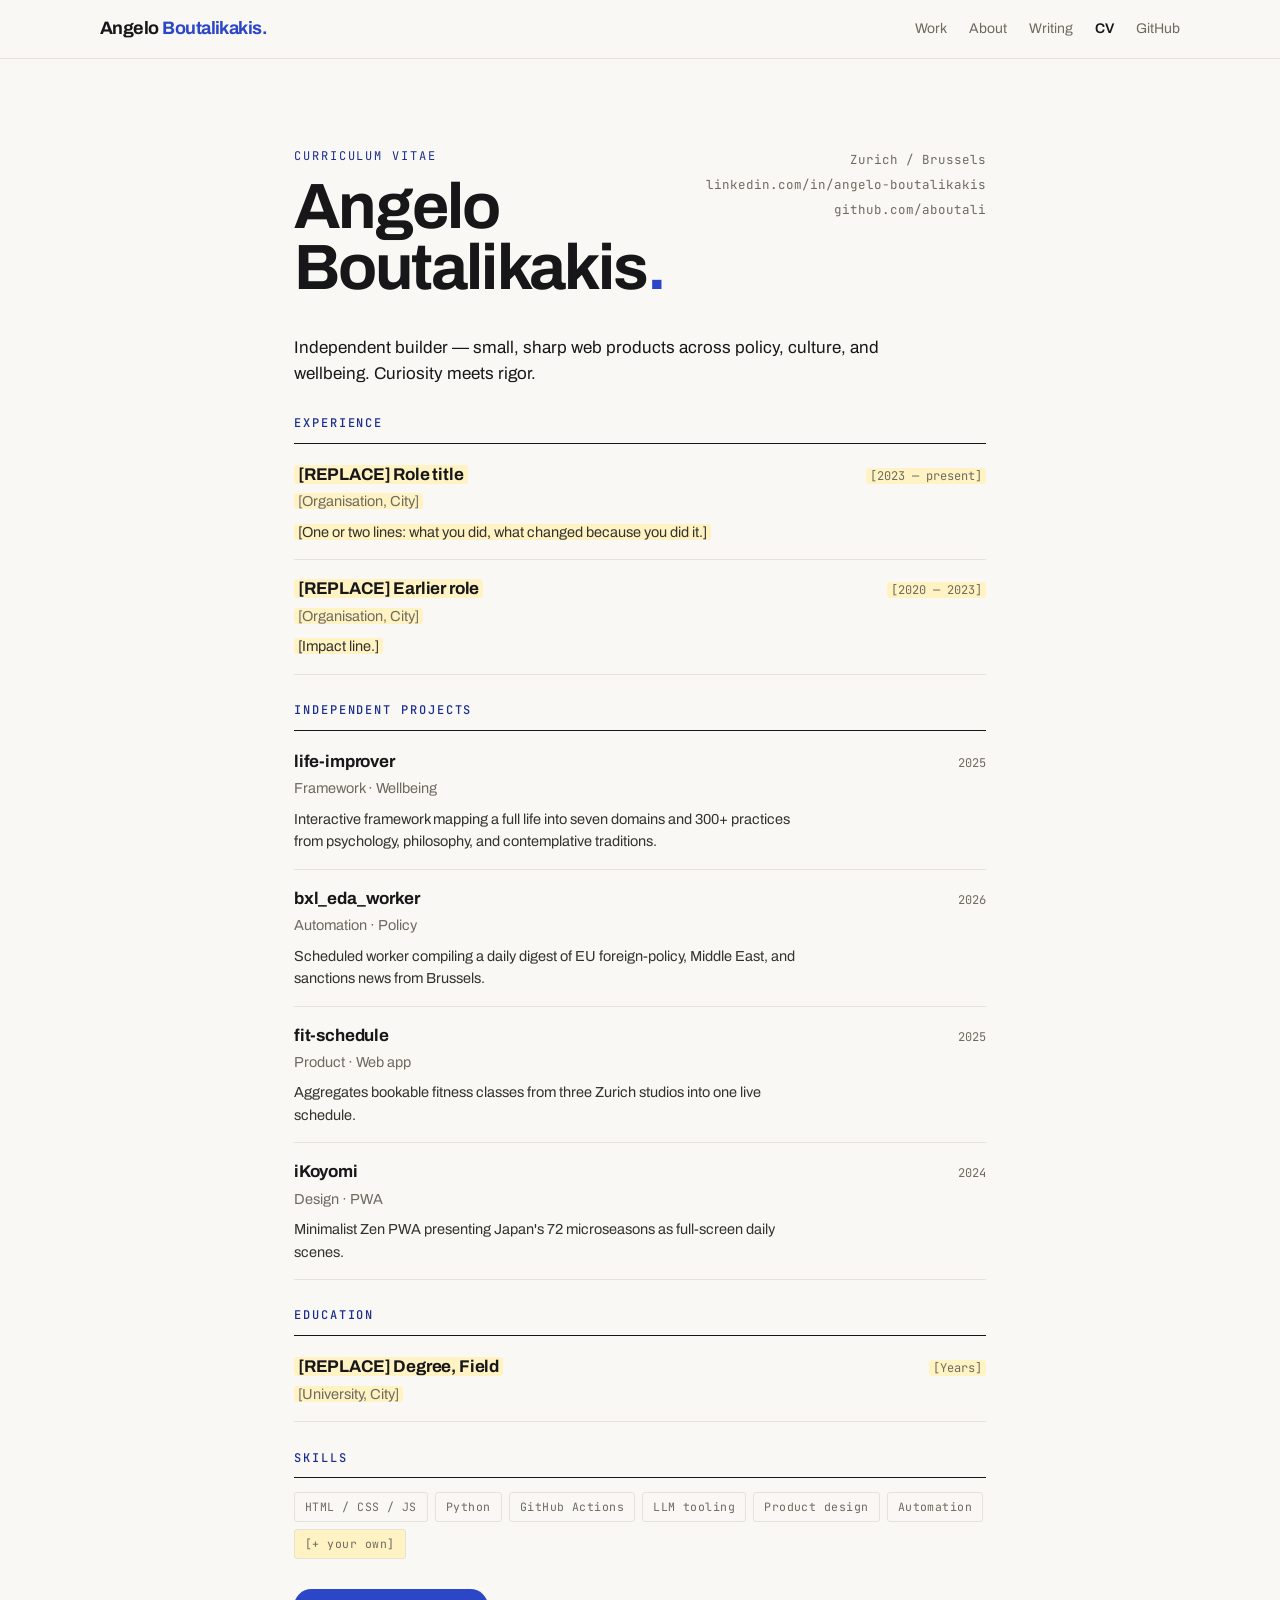
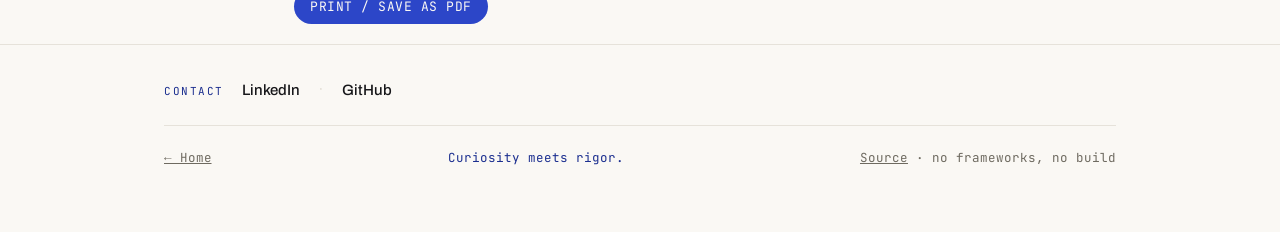
<file: cv/index.html>
<!DOCTYPE html>
<html lang="en">
<head>
  <meta charset="utf-8">
  <meta name="viewport" content="width=device-width, initial-scale=1">
  <title>CV — Angelo Boutalikakis</title>
  <meta name="description" content="CV of Angelo Boutalikakis — independent builder. Curiosity meets rigor.">
  <link rel="icon" type="image/png" sizes="32x32" href="/brand/assets/favicon-32.png">
  <link rel="icon" type="image/png" sizes="16x16" href="/brand/assets/favicon-16.png">
  <link rel="apple-touch-icon" sizes="180x180" href="/brand/assets/apple-touch-icon.png">
  <meta property="og:type" content="profile">
  <meta property="og:url" content="https://aboutali.github.io/cv/">
  <meta property="og:title" content="CV — Angelo Boutalikakis">
  <meta property="og:description" content="Independent builder. Curiosity meets rigor.">
  <meta property="og:image" content="https://aboutali.github.io/brand/assets/og-cv.png">
  <meta property="og:image:width" content="1200">
  <meta property="og:image:height" content="630">
  <meta name="twitter:card" content="summary_large_image">
  <link rel="canonical" href="https://aboutali.github.io/cv/">
  <link rel="preload" href="/assets/fonts/archivo-latin-var.woff2" as="font" type="font/woff2" crossorigin>
  <link rel="stylesheet" href="../assets/site.css">
  <style>
    .cv{max-width:820px}
    .cv-top{display:flex;justify-content:space-between;align-items:flex-start;gap:20px;flex-wrap:wrap}
    .cv-contact{font-family:var(--mono);font-size:12.5px;color:var(--stone);line-height:2;text-align:right}
    .cv-contact a{color:var(--stone);text-decoration:none}
    .cv-contact a:hover{color:var(--ink)}
    .cv h2{margin:2.2em 0 .2em;font-family:var(--mono);font-size:12px;font-weight:500;
      letter-spacing:.16em;text-transform:uppercase;color:var(--blue-deep);
      border-bottom:1px solid var(--ink);padding-bottom:10px}
    .cv-item{padding:16px 0;border-bottom:1px solid var(--hair);
      display:grid;grid-template-columns:1fr auto;gap:2px 18px;align-items:baseline}
    .cv-item .role{font-weight:700;font-size:17px;letter-spacing:-.01em}
    .cv-item .role a{color:var(--ink);text-decoration:none}
    .cv-item .role a:hover{color:var(--blue)}
    .cv-item .org{color:var(--stone);font-size:14.5px}
    .cv-item .when{font-family:var(--mono);font-size:12px;color:var(--stone);white-space:nowrap}
    .cv-item p{grid-column:1 / -1;margin:6px 0 0;font-size:14.5px;color:#34322c;max-width:64ch;line-height:1.55}
    .cv-skills{display:flex;flex-wrap:wrap;gap:7px;margin-top:14px}
    .cv-skills span{font-family:var(--mono);font-size:11.5px;letter-spacing:.04em;
      color:var(--stone);border:1px solid var(--hair);border-radius:3px;padding:5px 10px}
    .replace{background:#FFF3C4;border-radius:3px;padding:0 4px}
    .print-hint{margin-top:26px}

    /* print → clean A4 resume */
    @media print{
      .topbar,footer,.skip,.print-hint{display:none !important}
      body{background:#fff;color:#000;font-size:11pt}
      .wrap{max-width:100%;padding:0}
      .page-head{padding:0 0 8pt}
      .page-head h1{font-size:22pt}
      .page-head .kicker{color:#000}
      .cv h2{color:#000;border-color:#000}
      .cv-item{break-inside:avoid;border-color:#ddd}
      a{color:#000 !important;text-decoration:none !important}
      .replace{background:none;outline:1pt dashed #999}
      @page{margin:18mm}
    }
  </style>
  <script type="application/ld+json">
  {"@context":"https://schema.org","@type":"ProfilePage","mainEntity":{"@type":"Person","name":"Angelo Boutalikakis","url":"https://aboutali.github.io/","jobTitle":"Independent builder","sameAs":["https://github.com/aboutali","https://www.linkedin.com/in/angelo-boutalikakis/"]}}
  </script>
</head>
<body>

  <a class="skip" href="#main">Skip to content</a>

  <header class="topbar">
    <div class="wrap row">
      <a class="wm" href="../" aria-label="Angelo Boutalikakis — home">
        <span class="wm-full">Angelo<span class="sur"> Boutalikakis</span><span class="dot">.</span></span>
        <span class="wm-mini">A<span class="sur">B</span><span class="dot">.</span></span>
      </a>
      <nav class="topnav" aria-label="Site">
        <a href="../#work">Work</a>
        <a href="../about/">About</a>
        <a href="../writing/">Writing</a>
        <a href="./" aria-current="page">CV</a>
        <a href="https://github.com/aboutali">GitHub</a>
      </nav>
    </div>
  </header>

  <main id="main" class="wrap cv" tabindex="-1">

    <div class="page-head cv-top">
      <div>
        <div class="kicker">Curriculum vitae</div>
        <h1>Angelo<br>Boutalikakis<span style="color:var(--blue)">.</span></h1>
      </div>
      <!-- TODO: add email when ready -->
      <div class="cv-contact">
        Zurich / Brussels<br>
        <a href="https://www.linkedin.com/in/angelo-boutalikakis/">linkedin.com/in/angelo-boutalikakis</a><br>
        <a href="https://github.com/aboutali">github.com/aboutali</a>
      </div>
    </div>

    <p class="lede" style="margin-top:0;max-width:60ch">Independent builder — small, sharp web
      products across policy, culture, and wellbeing. Curiosity meets rigor.</p>

    <!-- ===================================================================
         TODO: the Experience and Education entries below are PLACEHOLDERS.
         Replace the highlighted [REPLACE] parts with your real history.
         =================================================================== -->

    <h2>Experience</h2>
    <div class="cv-item">
      <span class="role"><span class="replace">[REPLACE] Role title</span></span>
      <span class="when"><span class="replace">[2023 — present]</span></span>
      <span class="org"><span class="replace">[Organisation, City]</span></span>
      <p><span class="replace">[One or two lines: what you did, what changed because you did it.]</span></p>
    </div>
    <div class="cv-item">
      <span class="role"><span class="replace">[REPLACE] Earlier role</span></span>
      <span class="when"><span class="replace">[2020 — 2023]</span></span>
      <span class="org"><span class="replace">[Organisation, City]</span></span>
      <p><span class="replace">[Impact line.]</span></p>
    </div>

    <h2>Independent projects</h2>
    <div class="cv-item">
      <span class="role"><a href="https://aboutali.github.io/life-improver/">life-improver</a></span>
      <span class="when">2025</span>
      <span class="org">Framework · Wellbeing</span>
      <p>Interactive framework mapping a full life into seven domains and 300+ practices from
        psychology, philosophy, and contemplative traditions.</p>
    </div>
    <div class="cv-item">
      <span class="role"><a href="https://aboutali.github.io/bxl_eda_worker/">bxl_eda_worker</a></span>
      <span class="when">2026</span>
      <span class="org">Automation · Policy</span>
      <p>Scheduled worker compiling a daily digest of EU foreign-policy, Middle East, and
        sanctions news from Brussels.</p>
    </div>
    <div class="cv-item">
      <span class="role"><a href="https://aboutali.github.io/fit-schedule/">fit-schedule</a></span>
      <span class="when">2025</span>
      <span class="org">Product · Web app</span>
      <p>Aggregates bookable fitness classes from three Zurich studios into one live schedule.</p>
    </div>
    <div class="cv-item">
      <span class="role"><a href="https://ikoyomi.netlify.app/">iKoyomi</a></span>
      <span class="when">2024</span>
      <span class="org">Design · PWA</span>
      <p>Minimalist Zen PWA presenting Japan's 72 microseasons as full-screen daily scenes.</p>
    </div>

    <h2>Education</h2>
    <div class="cv-item">
      <span class="role"><span class="replace">[REPLACE] Degree, Field</span></span>
      <span class="when"><span class="replace">[Years]</span></span>
      <span class="org"><span class="replace">[University, City]</span></span>
    </div>

    <h2>Skills</h2>
    <div class="cv-skills">
      <span>HTML / CSS / JS</span><span>Python</span><span>GitHub Actions</span>
      <span>LLM tooling</span><span>Product design</span><span>Automation</span>
      <span class="replace">[+ your own]</span>
    </div>

    <p class="print-hint">
      <button class="btn" onclick="window.print()">Print / save as PDF</button>
    </p>

  </main>

  <footer>
    <div class="wrap">
      <!-- TODO: add email when ready -->
      <div class="f-contact">
        <span class="f-k">Contact</span>
        <a href="https://www.linkedin.com/in/angelo-boutalikakis/">LinkedIn</a><span class="sep">·</span>
        <a href="https://github.com/aboutali">GitHub</a>
      </div>
      <div class="row">
        <span><a href="../">← Home</a></span>
        <span class="tag">Curiosity meets rigor.</span>
        <span><a href="https://github.com/aboutali/aboutali.github.io">Source</a> · no frameworks, no build</span>
      </div>
    </div>
  </footer>

</body>
</html>
</file>
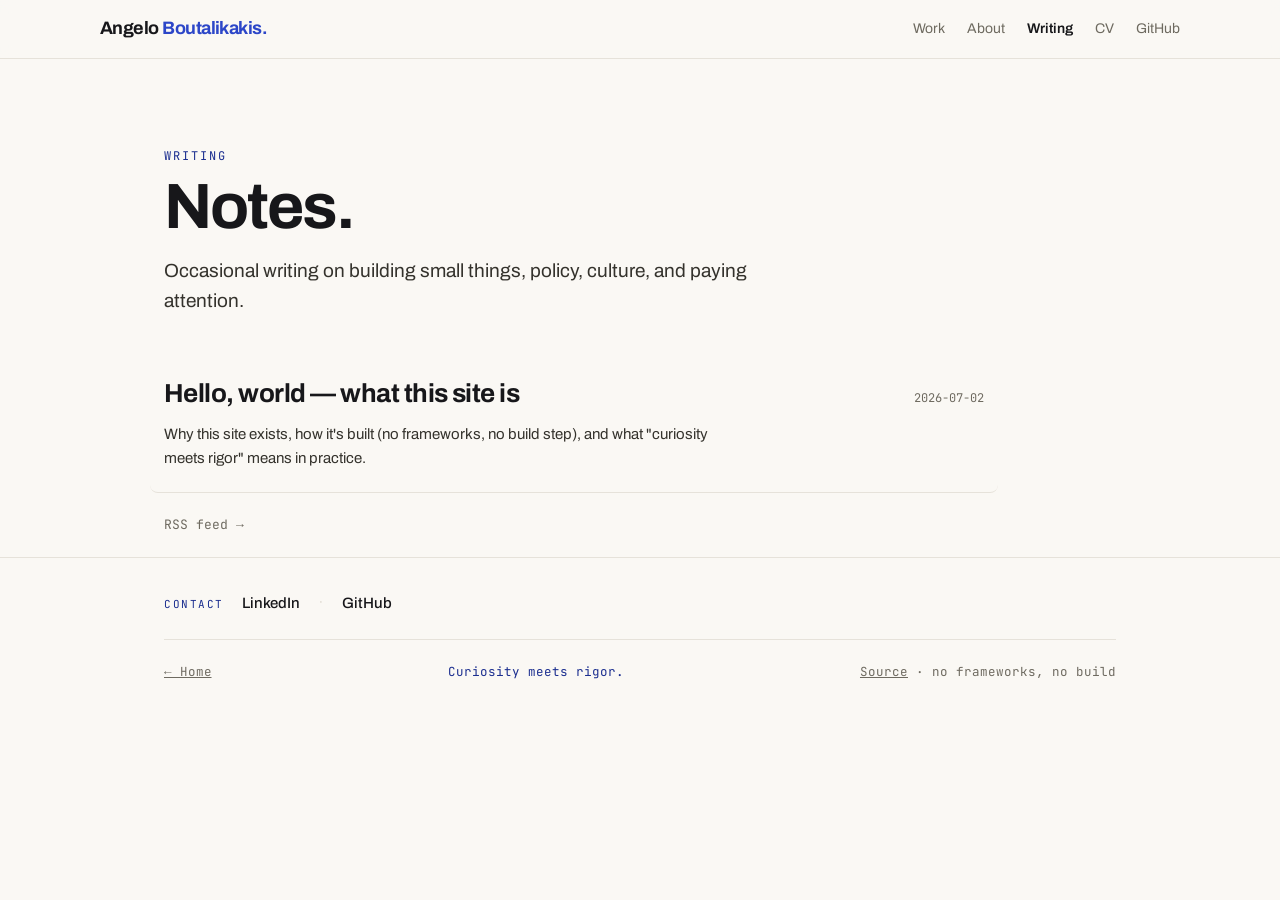
<file: writing/index.html>
<!DOCTYPE html>
<html lang="en">
<head>
  <meta charset="utf-8">
  <meta name="viewport" content="width=device-width, initial-scale=1">
  <title>Writing — Angelo Boutalikakis</title>
  <meta name="description" content="Notes and writing by Angelo Boutalikakis.">
  <link rel="icon" type="image/png" sizes="32x32" href="/brand/assets/favicon-32.png">
  <link rel="icon" type="image/png" sizes="16x16" href="/brand/assets/favicon-16.png">
  <link rel="apple-touch-icon" sizes="180x180" href="/brand/assets/apple-touch-icon.png">
  <meta property="og:type" content="website">
  <meta property="og:url" content="https://aboutali.github.io/writing/">
  <meta property="og:title" content="Writing — Angelo Boutalikakis">
  <meta property="og:description" content="Notes and writing. Curiosity meets rigor.">
  <meta property="og:image" content="https://aboutali.github.io/brand/assets/og-writing.png">
  <meta property="og:image:width" content="1200">
  <meta property="og:image:height" content="630">
  <meta name="twitter:card" content="summary_large_image">
  <link rel="canonical" href="https://aboutali.github.io/writing/">
  <link rel="alternate" type="application/atom+xml" title="Writing — Angelo Boutalikakis" href="/writing/feed.xml">
  <link rel="preload" href="/assets/fonts/archivo-latin-var.woff2" as="font" type="font/woff2" crossorigin>
  <link rel="stylesheet" href="../assets/site.css">
  <style>
    /* post index — numbered editorial list */
    .posts{list-style:none;margin:0;padding:0;max-width:820px}
    .posts > li{position:relative;padding:22px 14px;margin:0 -14px;border-bottom:1px solid var(--hair);
      display:grid;grid-template-columns:1fr auto;gap:4px 18px;align-items:baseline;
      border-radius:8px;transition:background .18s ease}
    .posts > li:hover{background:#fff}
    .posts .t{font-size:clamp(19px,2.4vw,26px);font-weight:700;letter-spacing:-.02em;
      color:var(--ink);text-decoration:none}
    .posts .t::after{content:"";position:absolute;inset:0;border-radius:8px}
    .posts > li:hover .t{color:var(--blue)}
    .posts .d{font-family:var(--mono);font-size:12px;color:var(--stone);white-space:nowrap}
    .posts p{grid-column:1 / -1;margin:6px 0 0;color:#34322c;font-size:15px;max-width:62ch}
    .feed-link{display:inline-block;margin-top:22px;font-family:var(--mono);font-size:13px;
      color:var(--stone);text-decoration:none}
    .feed-link:hover{color:var(--blue)}
  </style>
  <script type="application/ld+json">
  {"@context":"https://schema.org","@type":"Blog","name":"Writing — Angelo Boutalikakis","author":{"@type":"Person","name":"Angelo Boutalikakis","url":"https://aboutali.github.io/"}}
  </script>
</head>
<body>

  <a class="skip" href="#main">Skip to content</a>

  <header class="topbar">
    <div class="wrap row">
      <a class="wm" href="../" aria-label="Angelo Boutalikakis — home">
        <span class="wm-full">Angelo<span class="sur"> Boutalikakis</span><span class="dot">.</span></span>
        <span class="wm-mini">A<span class="sur">B</span><span class="dot">.</span></span>
      </a>
      <nav class="topnav" aria-label="Site">
        <a href="../#work">Work</a>
        <a href="../about/">About</a>
        <a href="./" aria-current="page">Writing</a>
        <a href="../cv/">CV</a>
        <a href="https://github.com/aboutali">GitHub</a>
      </nav>
    </div>
  </header>

  <main id="main" class="wrap" tabindex="-1">

    <div class="page-head">
      <div class="kicker">Writing</div>
      <h1>Notes.</h1>
      <p class="lede">Occasional writing on building small things, policy, culture, and
        paying attention.</p>
    </div>

    <!-- To add a post: copy writing/hello-world/ to writing/your-slug/, edit it,
         then add a <li> here (newest first). -->
    <ul class="posts block" style="padding-top:0">
      <li>
        <a class="t" href="hello-world/">Hello, world — what this site is</a>
        <span class="d">2026-07-02</span>
        <p>Why this site exists, how it's built (no frameworks, no build step), and what
          "curiosity meets rigor" means in practice.</p>
      </li>
    </ul>

    <a class="feed-link" href="feed.xml">RSS feed →</a>

  </main>

  <footer>
    <div class="wrap">
      <!-- TODO: add email when ready -->
      <div class="f-contact">
        <span class="f-k">Contact</span>
        <a href="https://www.linkedin.com/in/angelo-boutalikakis/">LinkedIn</a><span class="sep">·</span>
        <a href="https://github.com/aboutali">GitHub</a>
      </div>
      <div class="row">
        <span><a href="../">← Home</a></span>
        <span class="tag">Curiosity meets rigor.</span>
        <span><a href="https://github.com/aboutali/aboutali.github.io">Source</a> · no frameworks, no build</span>
      </div>
    </div>
  </footer>

</body>
</html>
</file>
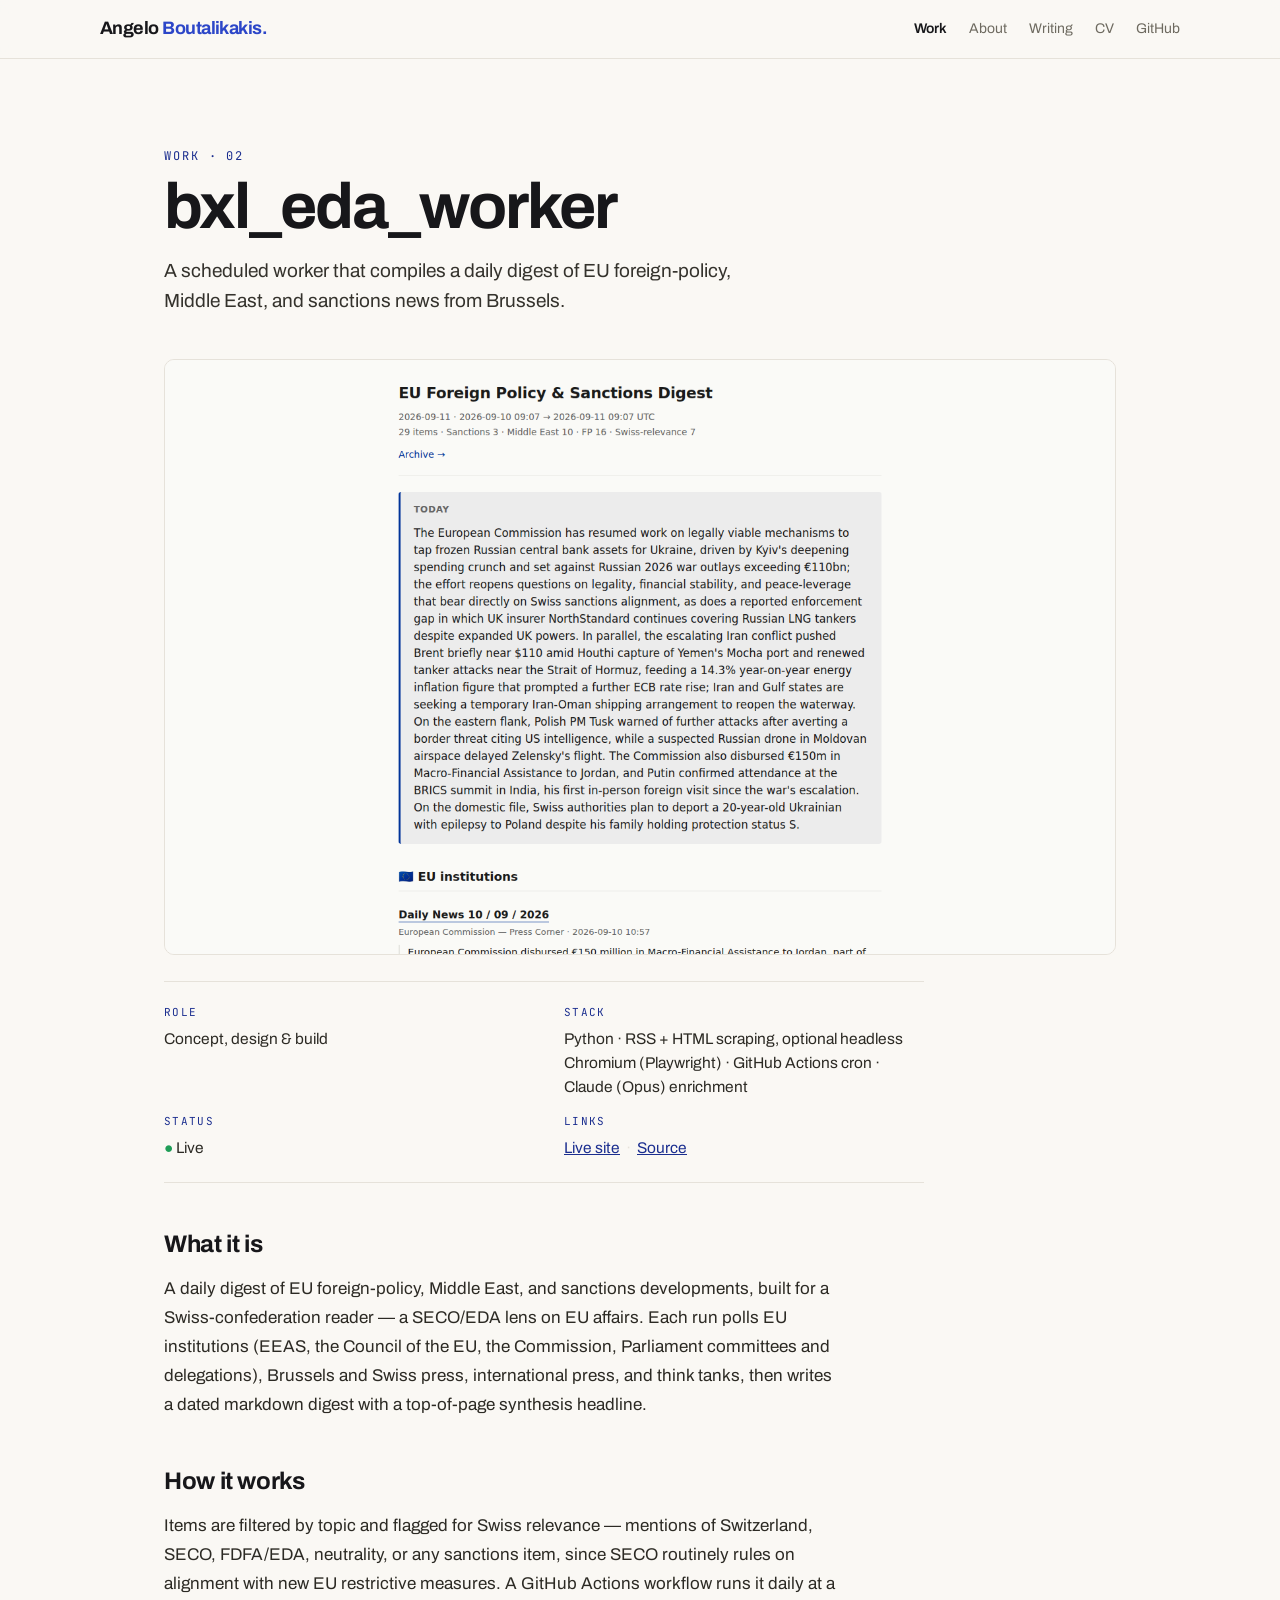
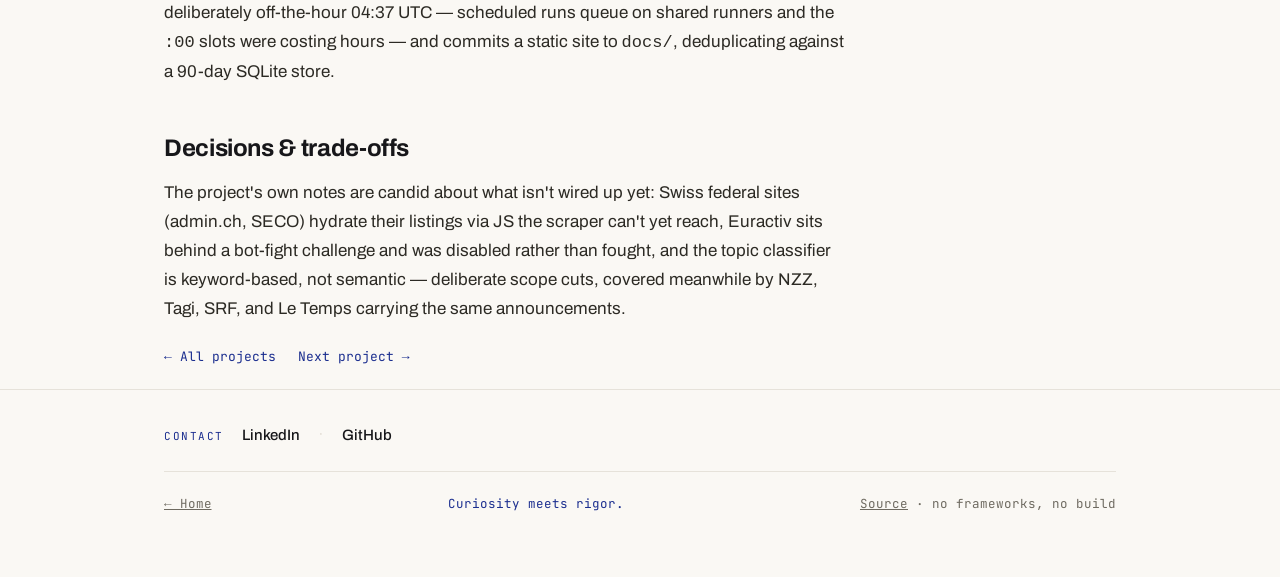
<file: work/bxl_eda_worker/index.html>
<!DOCTYPE html>
<html lang="en">
<head>
  <meta charset="utf-8">
  <meta name="viewport" content="width=device-width, initial-scale=1">
  <title>bxl_eda_worker — Angelo Boutalikakis</title>
  <meta name="description" content="A scheduled worker that compiles a daily digest of EU foreign-policy, Middle East, and sanctions news from Brussels.">
  <link rel="icon" type="image/png" sizes="32x32" href="/brand/assets/favicon-32.png">
  <link rel="icon" type="image/png" sizes="16x16" href="/brand/assets/favicon-16.png">
  <link rel="apple-touch-icon" sizes="180x180" href="/brand/assets/apple-touch-icon.png">
  <meta property="og:type" content="website">
  <meta property="og:url" content="https://aboutali.github.io/work/bxl_eda_worker/">
  <meta property="og:title" content="bxl_eda_worker — Angelo Boutalikakis">
  <meta property="og:description" content="A scheduled worker that compiles a daily digest of EU foreign-policy, Middle East, and sanctions news from Brussels.">
  <meta property="og:image" content="https://aboutali.github.io/brand/assets/og-work-bxl_eda_worker.png">
  <meta property="og:image:width" content="1200">
  <meta property="og:image:height" content="630">
  <meta name="twitter:card" content="summary_large_image">
  <link rel="canonical" href="https://aboutali.github.io/work/bxl_eda_worker/">
  <link rel="preload" href="/assets/fonts/archivo-latin-var.woff2" as="font" type="font/woff2" crossorigin>
  <link rel="stylesheet" href="../../assets/site.css">
  <style>
    .facts{display:grid;gap:14px 40px;grid-template-columns:repeat(2,1fr);margin:26px 0 0;
      padding:22px 0;border-block:1px solid var(--hair);max-width:760px}
    @media(max-width:640px){.facts{grid-template-columns:1fr}}
    .facts dt{font-family:var(--mono);font-size:11px;letter-spacing:.12em;text-transform:uppercase;color:var(--blue-deep)}
    .facts dd{margin:6px 0 0;font-size:15.5px;color:#2c2a24}
    .facts .sep{color:var(--hair);margin:0 6px}
    .status-up{color:var(--up)} .status-down{color:var(--down)}
    .cover{display:block;width:100%;height:auto;margin:8px 0 0;border:1px solid var(--hair);border-radius:10px}
    .back{font-family:var(--mono);font-size:13px;text-decoration:none}
    .back + .back{margin-left:18px}
  </style>
</head>
<body>

  <a class="skip" href="#main">Skip to content</a>

  <header class="topbar">
    <div class="wrap row">
      <a class="wm" href="../../" aria-label="Angelo Boutalikakis — home">
        <span class="wm-full">Angelo<span class="sur"> Boutalikakis</span><span class="dot">.</span></span>
        <span class="wm-mini">A<span class="sur">B</span><span class="dot">.</span></span>
      </a>
      <nav class="topnav" aria-label="Site">
        <a href="../../#work" aria-current="page">Work</a>
        <a href="../../about/">About</a>
        <a href="../../writing/">Writing</a>
        <a href="../../cv/">CV</a>
        <a href="https://github.com/aboutali">GitHub</a>
      </nav>
    </div>
  </header>

  <main id="main" class="wrap" tabindex="-1">

    <div class="page-head">
      <div class="kicker">Work · 02</div>
      <h1>bxl_eda_worker</h1>
      <p class="lede">A scheduled worker that compiles a daily digest of EU foreign-policy, Middle
        East, and sanctions news from Brussels.</p>
    </div>

    <img class="cover" src="cover.png" width="1440" height="900" loading="lazy"
      alt="The bxl_eda_worker digest homepage: EU Foreign Policy &amp; Sanctions Digest with a headline synthesis paragraph and item counts by category.">

    <dl class="facts">
      <div><dt>Role</dt><dd>Concept, design &amp; build</dd></div>
      <div><dt>Stack</dt><dd>Python · RSS + HTML scraping, optional headless Chromium (Playwright) · GitHub Actions cron · Claude (Opus) enrichment</dd></div>
      <div><dt>Status</dt><dd><span class="status-up">●</span> Live</dd></div>
      <div><dt>Links</dt><dd><a href="https://aboutali.github.io/bxl_eda_worker/">Live site</a><span class="sep">·</span><a href="https://github.com/aboutali/bxl_eda_worker">Source</a></dd></div>
    </dl>

    <div class="prose block" style="padding-top:0">
      <h2>What it is</h2>
      <p>A daily digest of EU foreign-policy, Middle East, and sanctions developments, built for a
        Swiss-confederation reader — a SECO/EDA lens on EU affairs. Each run polls EU institutions
        (EEAS, the Council of the EU, the Commission, Parliament committees and delegations),
        Brussels and Swiss press, international press, and think tanks, then writes a dated
        markdown digest with a top-of-page synthesis headline.</p>

      <h2>How it works</h2>
      <p>Items are filtered by topic and flagged for Swiss relevance — mentions of Switzerland,
        SECO, FDFA/EDA, neutrality, or any sanctions item, since SECO routinely rules on alignment
        with new EU restrictive measures. A GitHub Actions workflow runs it daily at a
        deliberately off-the-hour 04:37 UTC — scheduled runs queue on shared runners and the
        <code>:00</code> slots were costing hours — and commits a static site to <code>docs/</code>,
        deduplicating against a 90-day SQLite store.</p>

      <h2>Decisions &amp; trade-offs</h2>
      <p>The project's own notes are candid about what isn't wired up yet: Swiss federal sites
        (admin.ch, SECO) hydrate their listings via JS the scraper can't yet reach, Euractiv sits
        behind a bot-fight challenge and was disabled rather than fought, and the topic classifier
        is keyword-based, not semantic — deliberate scope cuts, covered meanwhile by NZZ, Tagi,
        SRF, and Le Temps carrying the same announcements.</p>
    </div>

    <p class="block" style="padding-top:0">
      <a class="back" href="../../#work">← All projects</a>
      <a class="back" href="../fit-schedule/">Next project →</a>
    </p>

  </main>

  <footer>
    <div class="wrap">
      <!-- TODO: add email when ready -->
      <div class="f-contact">
        <span class="f-k">Contact</span>
        <a href="https://www.linkedin.com/in/angelo-boutalikakis/">LinkedIn</a><span class="sep">·</span>
        <a href="https://github.com/aboutali">GitHub</a>
      </div>
      <div class="row">
        <span><a href="../../">← Home</a></span>
        <span class="tag">Curiosity meets rigor.</span>
        <span><a href="https://github.com/aboutali/aboutali.github.io">Source</a> · no frameworks, no build</span>
      </div>
    </div>
  </footer>

</body>
</html>
</file>
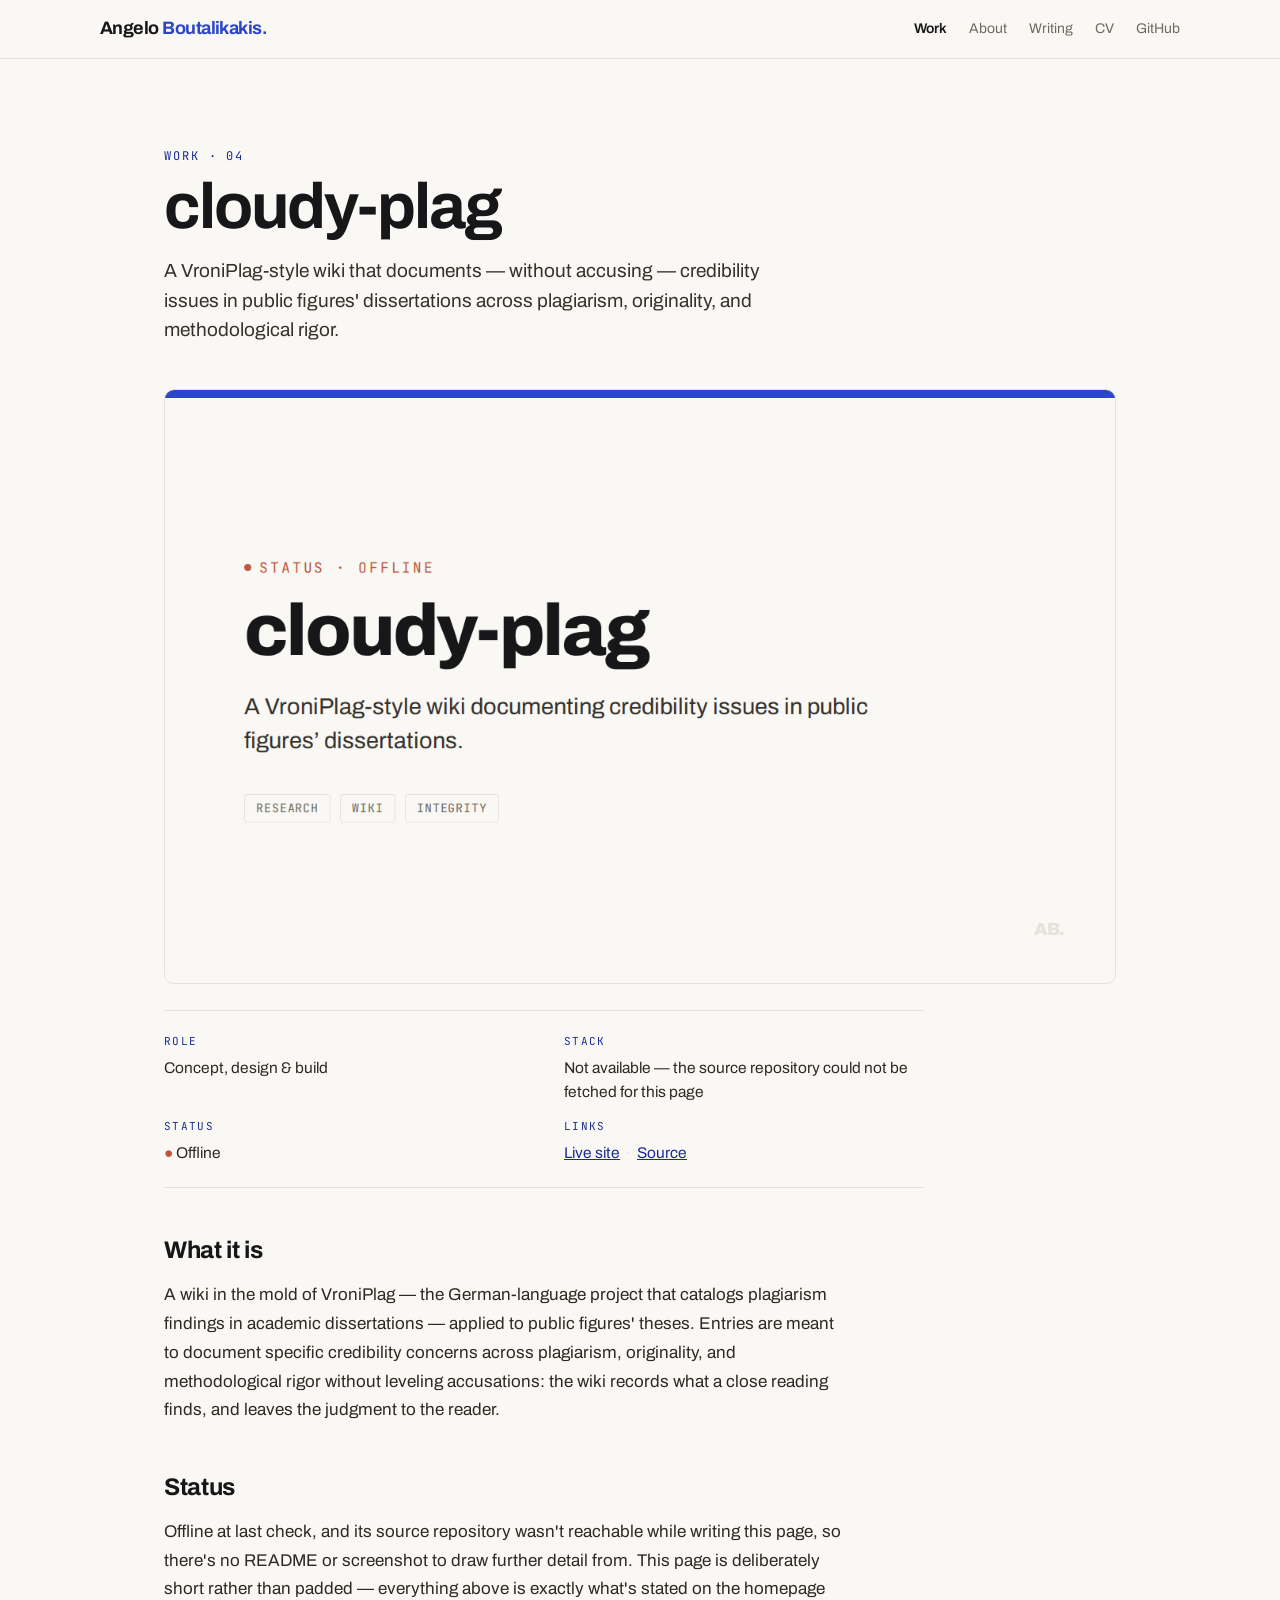
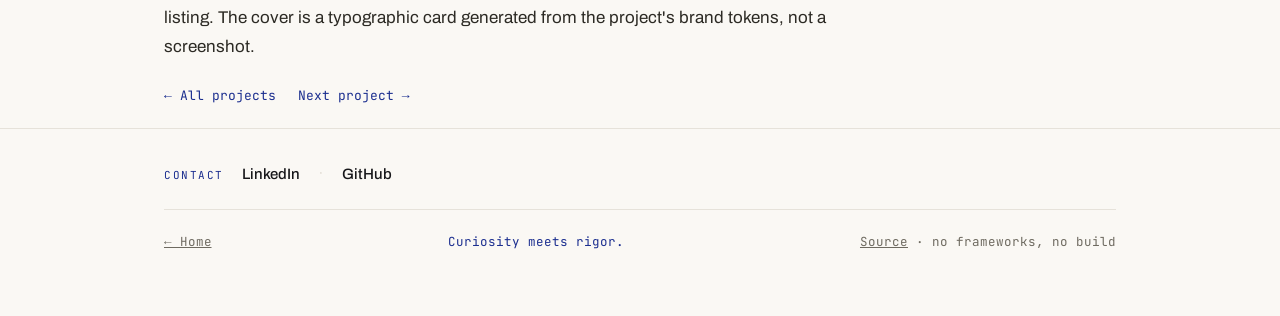
<file: work/cloudy-plag/index.html>
<!DOCTYPE html>
<html lang="en">
<head>
  <meta charset="utf-8">
  <meta name="viewport" content="width=device-width, initial-scale=1">
  <title>cloudy-plag — Angelo Boutalikakis</title>
  <meta name="description" content="A VroniPlag-style wiki that documents — without accusing — credibility issues in public figures' dissertations.">
  <link rel="icon" type="image/png" sizes="32x32" href="/brand/assets/favicon-32.png">
  <link rel="icon" type="image/png" sizes="16x16" href="/brand/assets/favicon-16.png">
  <link rel="apple-touch-icon" sizes="180x180" href="/brand/assets/apple-touch-icon.png">
  <meta property="og:type" content="website">
  <meta property="og:url" content="https://aboutali.github.io/work/cloudy-plag/">
  <meta property="og:title" content="cloudy-plag — Angelo Boutalikakis">
  <meta property="og:description" content="A VroniPlag-style wiki that documents — without accusing — credibility issues in public figures' dissertations.">
  <meta property="og:image" content="https://aboutali.github.io/brand/assets/og-work-cloudy-plag.png">
  <meta property="og:image:width" content="1200">
  <meta property="og:image:height" content="630">
  <meta name="twitter:card" content="summary_large_image">
  <link rel="canonical" href="https://aboutali.github.io/work/cloudy-plag/">
  <link rel="preload" href="/assets/fonts/archivo-latin-var.woff2" as="font" type="font/woff2" crossorigin>
  <link rel="stylesheet" href="../../assets/site.css">
  <style>
    .facts{display:grid;gap:14px 40px;grid-template-columns:repeat(2,1fr);margin:26px 0 0;
      padding:22px 0;border-block:1px solid var(--hair);max-width:760px}
    @media(max-width:640px){.facts{grid-template-columns:1fr}}
    .facts dt{font-family:var(--mono);font-size:11px;letter-spacing:.12em;text-transform:uppercase;color:var(--blue-deep)}
    .facts dd{margin:6px 0 0;font-size:15.5px;color:#2c2a24}
    .facts .sep{color:var(--hair);margin:0 6px}
    .status-up{color:var(--up)} .status-down{color:var(--down)}
    .cover{display:block;width:100%;height:auto;margin:8px 0 0;border:1px solid var(--hair);border-radius:10px}
    .back{font-family:var(--mono);font-size:13px;text-decoration:none}
    .back + .back{margin-left:18px}
  </style>
</head>
<body>

  <a class="skip" href="#main">Skip to content</a>

  <header class="topbar">
    <div class="wrap row">
      <a class="wm" href="../../" aria-label="Angelo Boutalikakis — home">
        <span class="wm-full">Angelo<span class="sur"> Boutalikakis</span><span class="dot">.</span></span>
        <span class="wm-mini">A<span class="sur">B</span><span class="dot">.</span></span>
      </a>
      <nav class="topnav" aria-label="Site">
        <a href="../../#work" aria-current="page">Work</a>
        <a href="../../about/">About</a>
        <a href="../../writing/">Writing</a>
        <a href="../../cv/">CV</a>
        <a href="https://github.com/aboutali">GitHub</a>
      </nav>
    </div>
  </header>

  <main id="main" class="wrap" tabindex="-1">

    <div class="page-head">
      <div class="kicker">Work · 04</div>
      <h1>cloudy-plag</h1>
      <p class="lede">A VroniPlag-style wiki that documents &mdash; without accusing &mdash;
        credibility issues in public figures' dissertations across plagiarism, originality, and
        methodological rigor.</p>
    </div>

    <img class="cover" src="cover.png" width="1200" height="750" loading="lazy"
      alt="Typographic cover card for cloudy-plag: project name, offline status, and its Research / Wiki / Integrity tags on a paper background with a cobalt rule.">

    <dl class="facts">
      <div><dt>Role</dt><dd>Concept, design &amp; build</dd></div>
      <div><dt>Stack</dt><dd>Not available &mdash; the source repository could not be fetched for this page</dd></div>
      <div><dt>Status</dt><dd><span class="status-down">●</span> Offline</dd></div>
      <div><dt>Links</dt><dd><a href="https://aboutali.github.io/cloudy-plag/">Live site</a><span class="sep">·</span><a href="https://github.com/aboutali/cloudy-plag">Source</a></dd></div>
    </dl>

    <div class="prose block" style="padding-top:0">
      <h2>What it is</h2>
      <p>A wiki in the mold of VroniPlag — the German-language project that catalogs plagiarism
        findings in academic dissertations — applied to public figures' theses. Entries are meant
        to document specific credibility concerns across plagiarism, originality, and
        methodological rigor without leveling accusations: the wiki records what a close reading
        finds, and leaves the judgment to the reader.</p>

      <h2>Status</h2>
      <p>Offline at last check, and its source repository wasn't reachable while writing this
        page, so there's no README or screenshot to draw further detail from. This page is
        deliberately short rather than padded — everything above is exactly what's stated on the
        homepage listing. The cover is a typographic card generated from the project's brand
        tokens, not a screenshot.</p>
    </div>

    <p class="block" style="padding-top:0">
      <a class="back" href="../../#work">← All projects</a>
      <a class="back" href="../edition-guru/">Next project →</a>
    </p>

  </main>

  <footer>
    <div class="wrap">
      <!-- TODO: add email when ready -->
      <div class="f-contact">
        <span class="f-k">Contact</span>
        <a href="https://www.linkedin.com/in/angelo-boutalikakis/">LinkedIn</a><span class="sep">·</span>
        <a href="https://github.com/aboutali">GitHub</a>
      </div>
      <div class="row">
        <span><a href="../../">← Home</a></span>
        <span class="tag">Curiosity meets rigor.</span>
        <span><a href="https://github.com/aboutali/aboutali.github.io">Source</a> · no frameworks, no build</span>
      </div>
    </div>
  </footer>

</body>
</html>
</file>
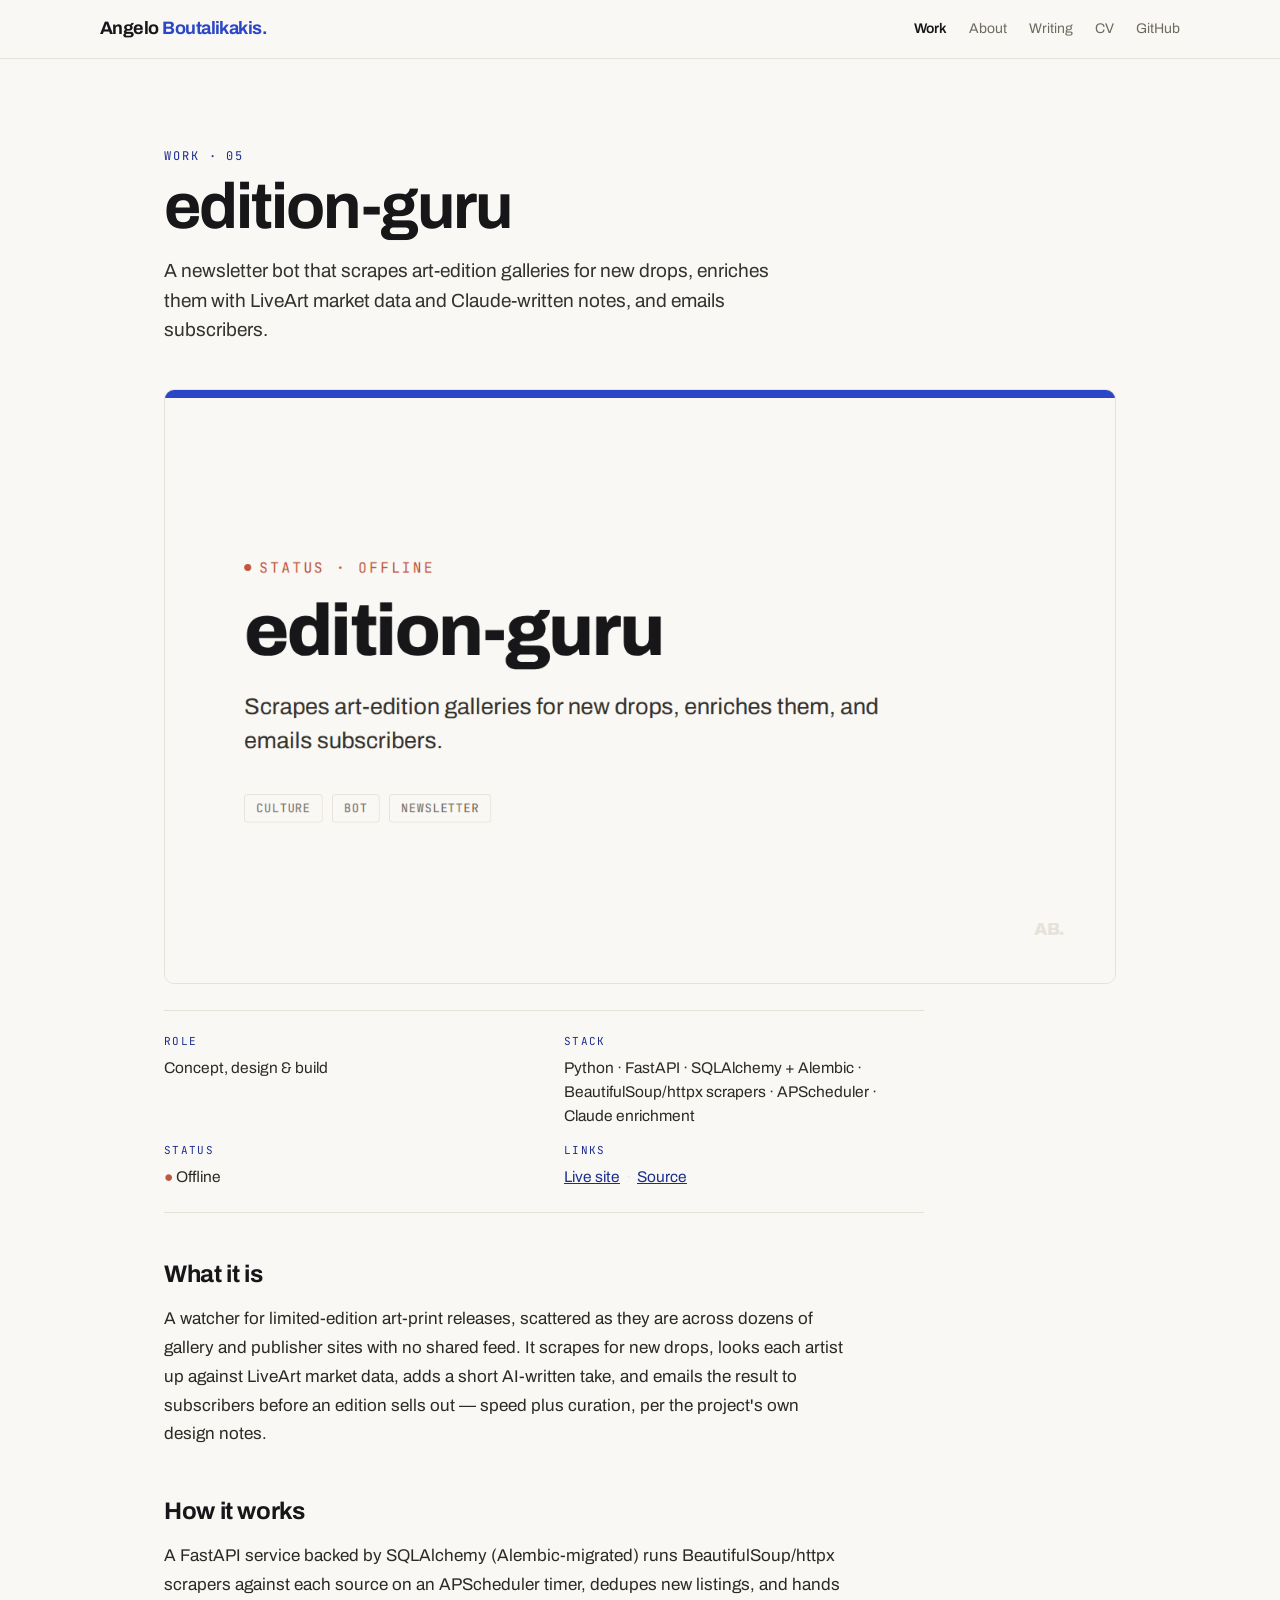
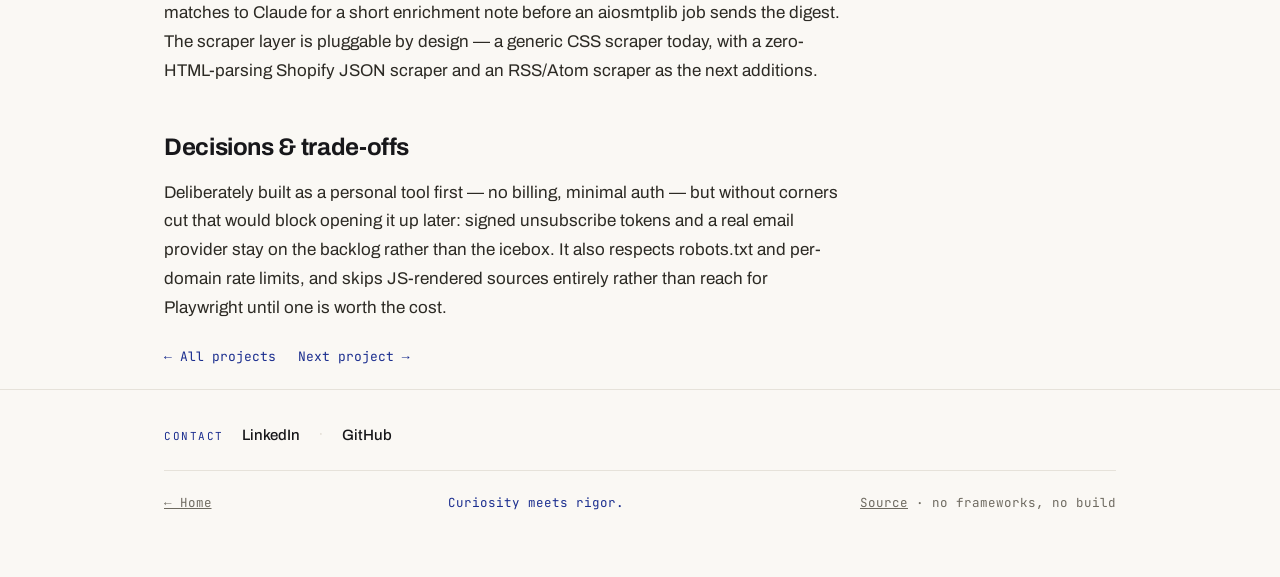
<file: work/edition-guru/index.html>
<!DOCTYPE html>
<html lang="en">
<head>
  <meta charset="utf-8">
  <meta name="viewport" content="width=device-width, initial-scale=1">
  <title>edition-guru — Angelo Boutalikakis</title>
  <meta name="description" content="A newsletter bot that scrapes art-edition galleries for new drops, enriches them with LiveArt market data and Claude-written notes, and emails subscribers.">
  <link rel="icon" type="image/png" sizes="32x32" href="/brand/assets/favicon-32.png">
  <link rel="icon" type="image/png" sizes="16x16" href="/brand/assets/favicon-16.png">
  <link rel="apple-touch-icon" sizes="180x180" href="/brand/assets/apple-touch-icon.png">
  <meta property="og:type" content="website">
  <meta property="og:url" content="https://aboutali.github.io/work/edition-guru/">
  <meta property="og:title" content="edition-guru — Angelo Boutalikakis">
  <meta property="og:description" content="A newsletter bot that scrapes art-edition galleries for new drops, enriches them with LiveArt market data and Claude-written notes, and emails subscribers.">
  <meta property="og:image" content="https://aboutali.github.io/brand/assets/og-work-edition-guru.png">
  <meta property="og:image:width" content="1200">
  <meta property="og:image:height" content="630">
  <meta name="twitter:card" content="summary_large_image">
  <link rel="canonical" href="https://aboutali.github.io/work/edition-guru/">
  <link rel="preload" href="/assets/fonts/archivo-latin-var.woff2" as="font" type="font/woff2" crossorigin>
  <link rel="stylesheet" href="../../assets/site.css">
  <style>
    .facts{display:grid;gap:14px 40px;grid-template-columns:repeat(2,1fr);margin:26px 0 0;
      padding:22px 0;border-block:1px solid var(--hair);max-width:760px}
    @media(max-width:640px){.facts{grid-template-columns:1fr}}
    .facts dt{font-family:var(--mono);font-size:11px;letter-spacing:.12em;text-transform:uppercase;color:var(--blue-deep)}
    .facts dd{margin:6px 0 0;font-size:15.5px;color:#2c2a24}
    .facts .sep{color:var(--hair);margin:0 6px}
    .status-up{color:var(--up)} .status-down{color:var(--down)}
    .cover{display:block;width:100%;height:auto;margin:8px 0 0;border:1px solid var(--hair);border-radius:10px}
    .back{font-family:var(--mono);font-size:13px;text-decoration:none}
    .back + .back{margin-left:18px}
  </style>
</head>
<body>

  <a class="skip" href="#main">Skip to content</a>

  <header class="topbar">
    <div class="wrap row">
      <a class="wm" href="../../" aria-label="Angelo Boutalikakis — home">
        <span class="wm-full">Angelo<span class="sur"> Boutalikakis</span><span class="dot">.</span></span>
        <span class="wm-mini">A<span class="sur">B</span><span class="dot">.</span></span>
      </a>
      <nav class="topnav" aria-label="Site">
        <a href="../../#work" aria-current="page">Work</a>
        <a href="../../about/">About</a>
        <a href="../../writing/">Writing</a>
        <a href="../../cv/">CV</a>
        <a href="https://github.com/aboutali">GitHub</a>
      </nav>
    </div>
  </header>

  <main id="main" class="wrap" tabindex="-1">

    <div class="page-head">
      <div class="kicker">Work · 05</div>
      <h1>edition-guru</h1>
      <p class="lede">A newsletter bot that scrapes art-edition galleries for new drops, enriches
        them with LiveArt market data and Claude-written notes, and emails subscribers.</p>
    </div>

    <img class="cover" src="cover.png" width="1200" height="750" loading="lazy"
      alt="Typographic cover card for edition-guru: project name, offline status, and its Culture / Bot / Newsletter tags on a paper background with a cobalt rule.">

    <dl class="facts">
      <div><dt>Role</dt><dd>Concept, design &amp; build</dd></div>
      <div><dt>Stack</dt><dd>Python · FastAPI · SQLAlchemy + Alembic · BeautifulSoup/httpx scrapers · APScheduler · Claude enrichment</dd></div>
      <div><dt>Status</dt><dd><span class="status-down">●</span> Offline</dd></div>
      <div><dt>Links</dt><dd><a href="https://aboutali.github.io/edition-guru/">Live site</a><span class="sep">·</span><a href="https://github.com/aboutali/edition-guru">Source</a></dd></div>
    </dl>

    <div class="prose block" style="padding-top:0">
      <h2>What it is</h2>
      <p>A watcher for limited-edition art-print releases, scattered as they are across dozens of
        gallery and publisher sites with no shared feed. It scrapes for new drops, looks each
        artist up against LiveArt market data, adds a short AI-written take, and emails the result
        to subscribers before an edition sells out — speed plus curation, per the project's own
        design notes.</p>

      <h2>How it works</h2>
      <p>A FastAPI service backed by SQLAlchemy (Alembic-migrated) runs BeautifulSoup/httpx
        scrapers against each source on an APScheduler timer, dedupes new listings, and hands
        matches to Claude for a short enrichment note before an aiosmtplib job sends the digest.
        The scraper layer is pluggable by design — a generic CSS scraper today, with a
        zero-HTML-parsing Shopify JSON scraper and an RSS/Atom scraper as the next additions.</p>

      <h2>Decisions &amp; trade-offs</h2>
      <p>Deliberately built as a personal tool first — no billing, minimal auth — but without
        corners cut that would block opening it up later: signed unsubscribe tokens and a real
        email provider stay on the backlog rather than the icebox. It also respects robots.txt and
        per-domain rate limits, and skips JS-rendered sources entirely rather than reach for
        Playwright until one is worth the cost.</p>
    </div>

    <p class="block" style="padding-top:0">
      <a class="back" href="../../#work">← All projects</a>
      <a class="back" href="../iKoyomi/">Next project →</a>
    </p>

  </main>

  <footer>
    <div class="wrap">
      <!-- TODO: add email when ready -->
      <div class="f-contact">
        <span class="f-k">Contact</span>
        <a href="https://www.linkedin.com/in/angelo-boutalikakis/">LinkedIn</a><span class="sep">·</span>
        <a href="https://github.com/aboutali">GitHub</a>
      </div>
      <div class="row">
        <span><a href="../../">← Home</a></span>
        <span class="tag">Curiosity meets rigor.</span>
        <span><a href="https://github.com/aboutali/aboutali.github.io">Source</a> · no frameworks, no build</span>
      </div>
    </div>
  </footer>

</body>
</html>
</file>
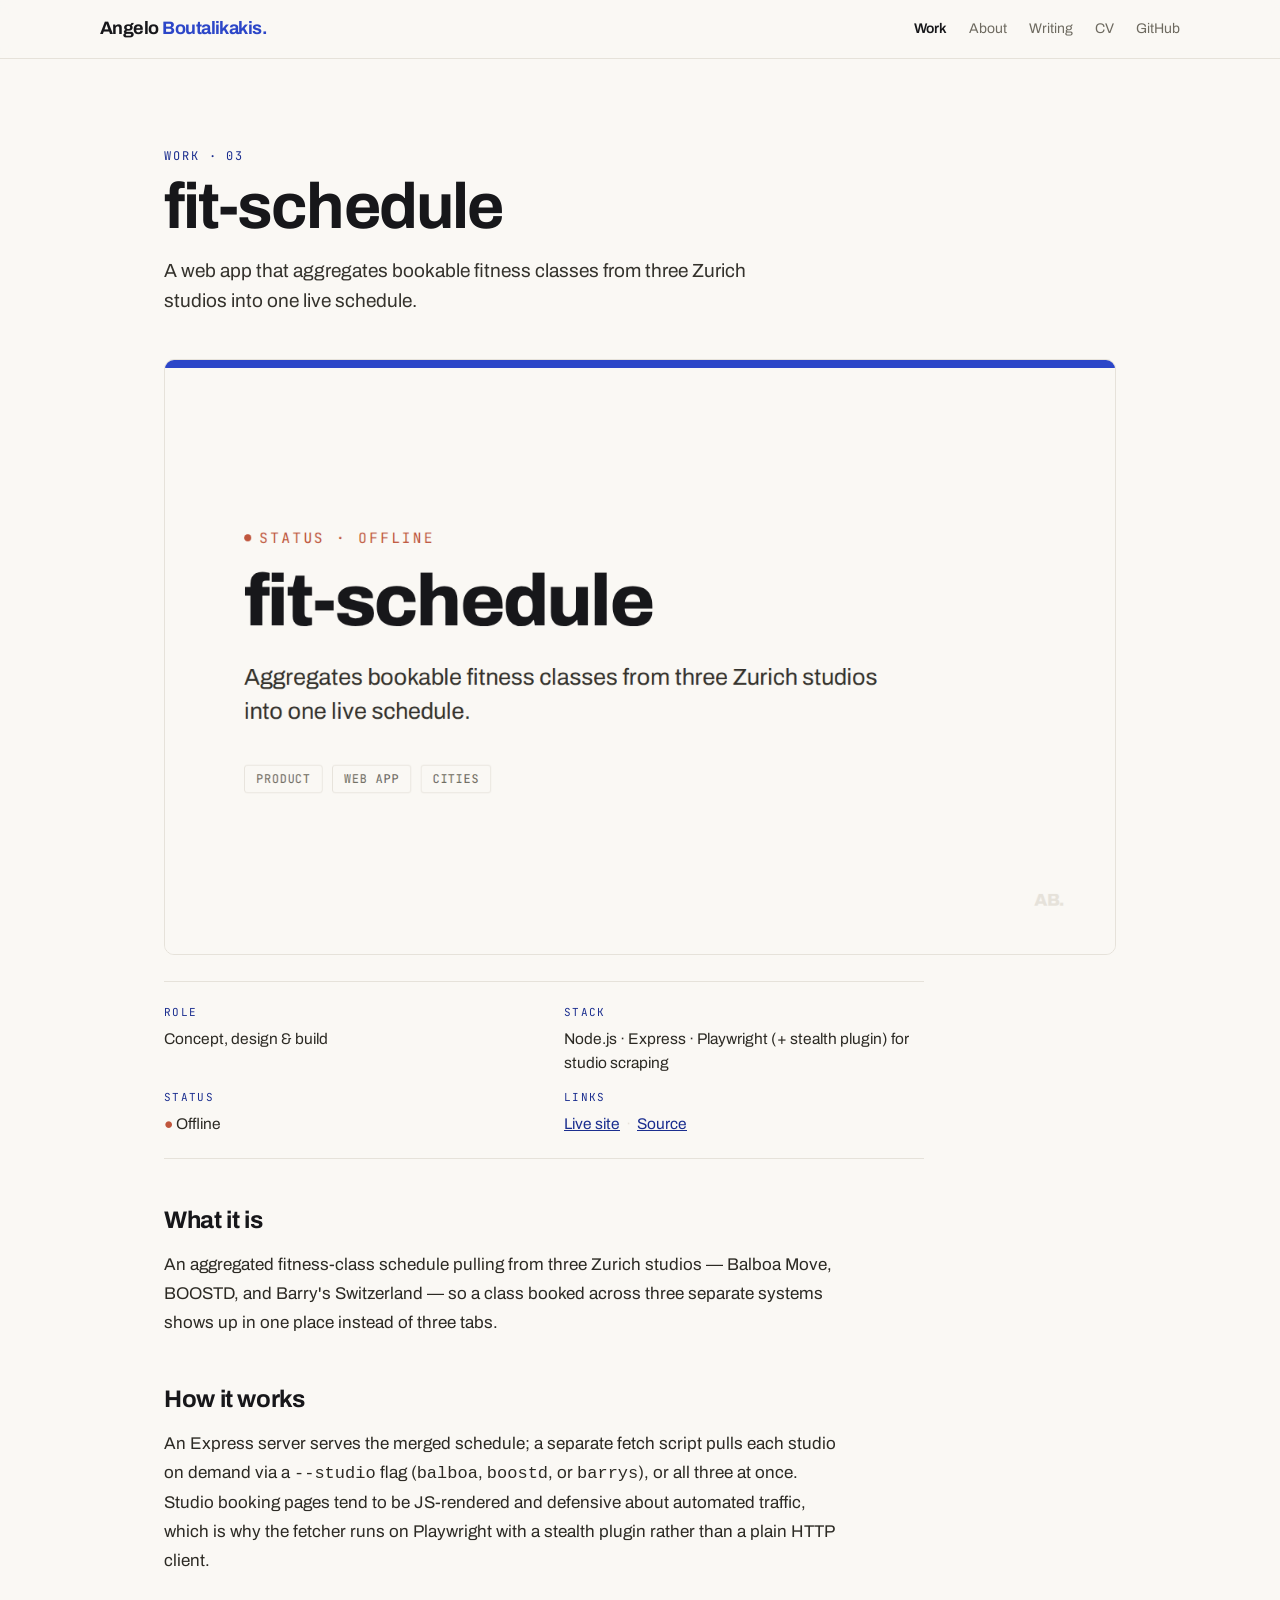
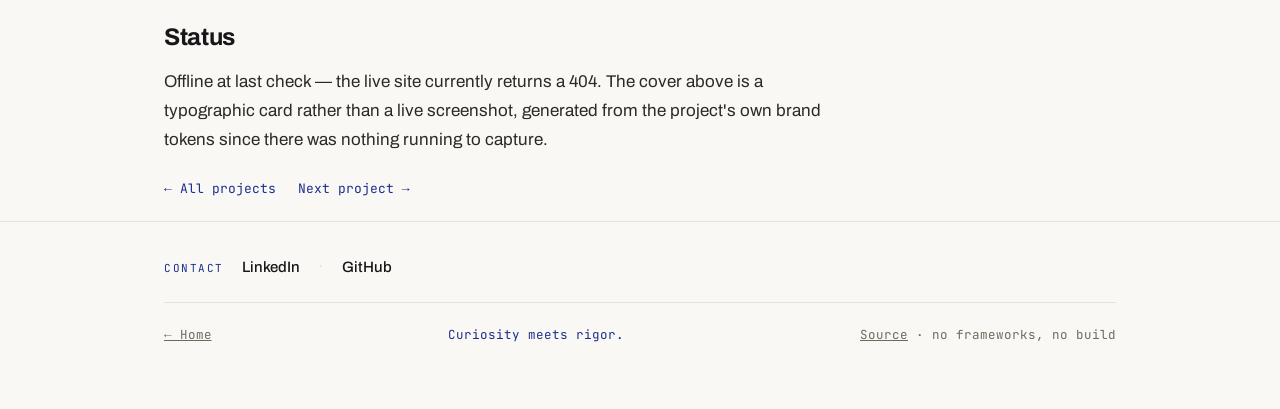
<file: work/fit-schedule/index.html>
<!DOCTYPE html>
<html lang="en">
<head>
  <meta charset="utf-8">
  <meta name="viewport" content="width=device-width, initial-scale=1">
  <title>fit-schedule — Angelo Boutalikakis</title>
  <meta name="description" content="A web app that aggregates bookable fitness classes from three Zurich studios into one live schedule.">
  <link rel="icon" type="image/png" sizes="32x32" href="/brand/assets/favicon-32.png">
  <link rel="icon" type="image/png" sizes="16x16" href="/brand/assets/favicon-16.png">
  <link rel="apple-touch-icon" sizes="180x180" href="/brand/assets/apple-touch-icon.png">
  <meta property="og:type" content="website">
  <meta property="og:url" content="https://aboutali.github.io/work/fit-schedule/">
  <meta property="og:title" content="fit-schedule — Angelo Boutalikakis">
  <meta property="og:description" content="A web app that aggregates bookable fitness classes from three Zurich studios into one live schedule.">
  <meta property="og:image" content="https://aboutali.github.io/brand/assets/og-work-fit-schedule.png">
  <meta property="og:image:width" content="1200">
  <meta property="og:image:height" content="630">
  <meta name="twitter:card" content="summary_large_image">
  <link rel="canonical" href="https://aboutali.github.io/work/fit-schedule/">
  <link rel="preload" href="/assets/fonts/archivo-latin-var.woff2" as="font" type="font/woff2" crossorigin>
  <link rel="stylesheet" href="../../assets/site.css">
  <style>
    .facts{display:grid;gap:14px 40px;grid-template-columns:repeat(2,1fr);margin:26px 0 0;
      padding:22px 0;border-block:1px solid var(--hair);max-width:760px}
    @media(max-width:640px){.facts{grid-template-columns:1fr}}
    .facts dt{font-family:var(--mono);font-size:11px;letter-spacing:.12em;text-transform:uppercase;color:var(--blue-deep)}
    .facts dd{margin:6px 0 0;font-size:15.5px;color:#2c2a24}
    .facts .sep{color:var(--hair);margin:0 6px}
    .status-up{color:var(--up)} .status-down{color:var(--down)}
    .cover{display:block;width:100%;height:auto;margin:8px 0 0;border:1px solid var(--hair);border-radius:10px}
    .back{font-family:var(--mono);font-size:13px;text-decoration:none}
    .back + .back{margin-left:18px}
  </style>
</head>
<body>

  <a class="skip" href="#main">Skip to content</a>

  <header class="topbar">
    <div class="wrap row">
      <a class="wm" href="../../" aria-label="Angelo Boutalikakis — home">
        <span class="wm-full">Angelo<span class="sur"> Boutalikakis</span><span class="dot">.</span></span>
        <span class="wm-mini">A<span class="sur">B</span><span class="dot">.</span></span>
      </a>
      <nav class="topnav" aria-label="Site">
        <a href="../../#work" aria-current="page">Work</a>
        <a href="../../about/">About</a>
        <a href="../../writing/">Writing</a>
        <a href="../../cv/">CV</a>
        <a href="https://github.com/aboutali">GitHub</a>
      </nav>
    </div>
  </header>

  <main id="main" class="wrap" tabindex="-1">

    <div class="page-head">
      <div class="kicker">Work · 03</div>
      <h1>fit-schedule</h1>
      <p class="lede">A web app that aggregates bookable fitness classes from three Zurich studios
        into one live schedule.</p>
    </div>

    <img class="cover" src="cover.png" width="1200" height="750" loading="lazy"
      alt="Typographic cover card for fit-schedule: project name, offline status, and its Product / Web App / Cities tags on a paper background with a cobalt rule.">

    <dl class="facts">
      <div><dt>Role</dt><dd>Concept, design &amp; build</dd></div>
      <div><dt>Stack</dt><dd>Node.js · Express · Playwright (+ stealth plugin) for studio scraping</dd></div>
      <div><dt>Status</dt><dd><span class="status-down">●</span> Offline</dd></div>
      <div><dt>Links</dt><dd><a href="https://aboutali.github.io/fit-schedule/">Live site</a><span class="sep">·</span><a href="https://github.com/aboutali/fit-schedule">Source</a></dd></div>
    </dl>

    <div class="prose block" style="padding-top:0">
      <h2>What it is</h2>
      <p>An aggregated fitness-class schedule pulling from three Zurich studios — Balboa Move,
        BOOSTD, and Barry's Switzerland — so a class booked across three separate systems shows up
        in one place instead of three tabs.</p>

      <h2>How it works</h2>
      <p>An Express server serves the merged schedule; a separate fetch script pulls each studio
        on demand via a <code>--studio</code> flag (<code>balboa</code>, <code>boostd</code>, or
        <code>barrys</code>), or all three at once. Studio booking pages tend to be JS-rendered
        and defensive about automated traffic, which is why the fetcher runs on Playwright with a
        stealth plugin rather than a plain HTTP client.</p>

      <h2>Status</h2>
      <p>Offline at last check — the live site currently returns a 404. The cover above is a
        typographic card rather than a live screenshot, generated from the project's own brand
        tokens since there was nothing running to capture.</p>
    </div>

    <p class="block" style="padding-top:0">
      <a class="back" href="../../#work">← All projects</a>
      <a class="back" href="../cloudy-plag/">Next project →</a>
    </p>

  </main>

  <footer>
    <div class="wrap">
      <!-- TODO: add email when ready -->
      <div class="f-contact">
        <span class="f-k">Contact</span>
        <a href="https://www.linkedin.com/in/angelo-boutalikakis/">LinkedIn</a><span class="sep">·</span>
        <a href="https://github.com/aboutali">GitHub</a>
      </div>
      <div class="row">
        <span><a href="../../">← Home</a></span>
        <span class="tag">Curiosity meets rigor.</span>
        <span><a href="https://github.com/aboutali/aboutali.github.io">Source</a> · no frameworks, no build</span>
      </div>
    </div>
  </footer>

</body>
</html>
</file>
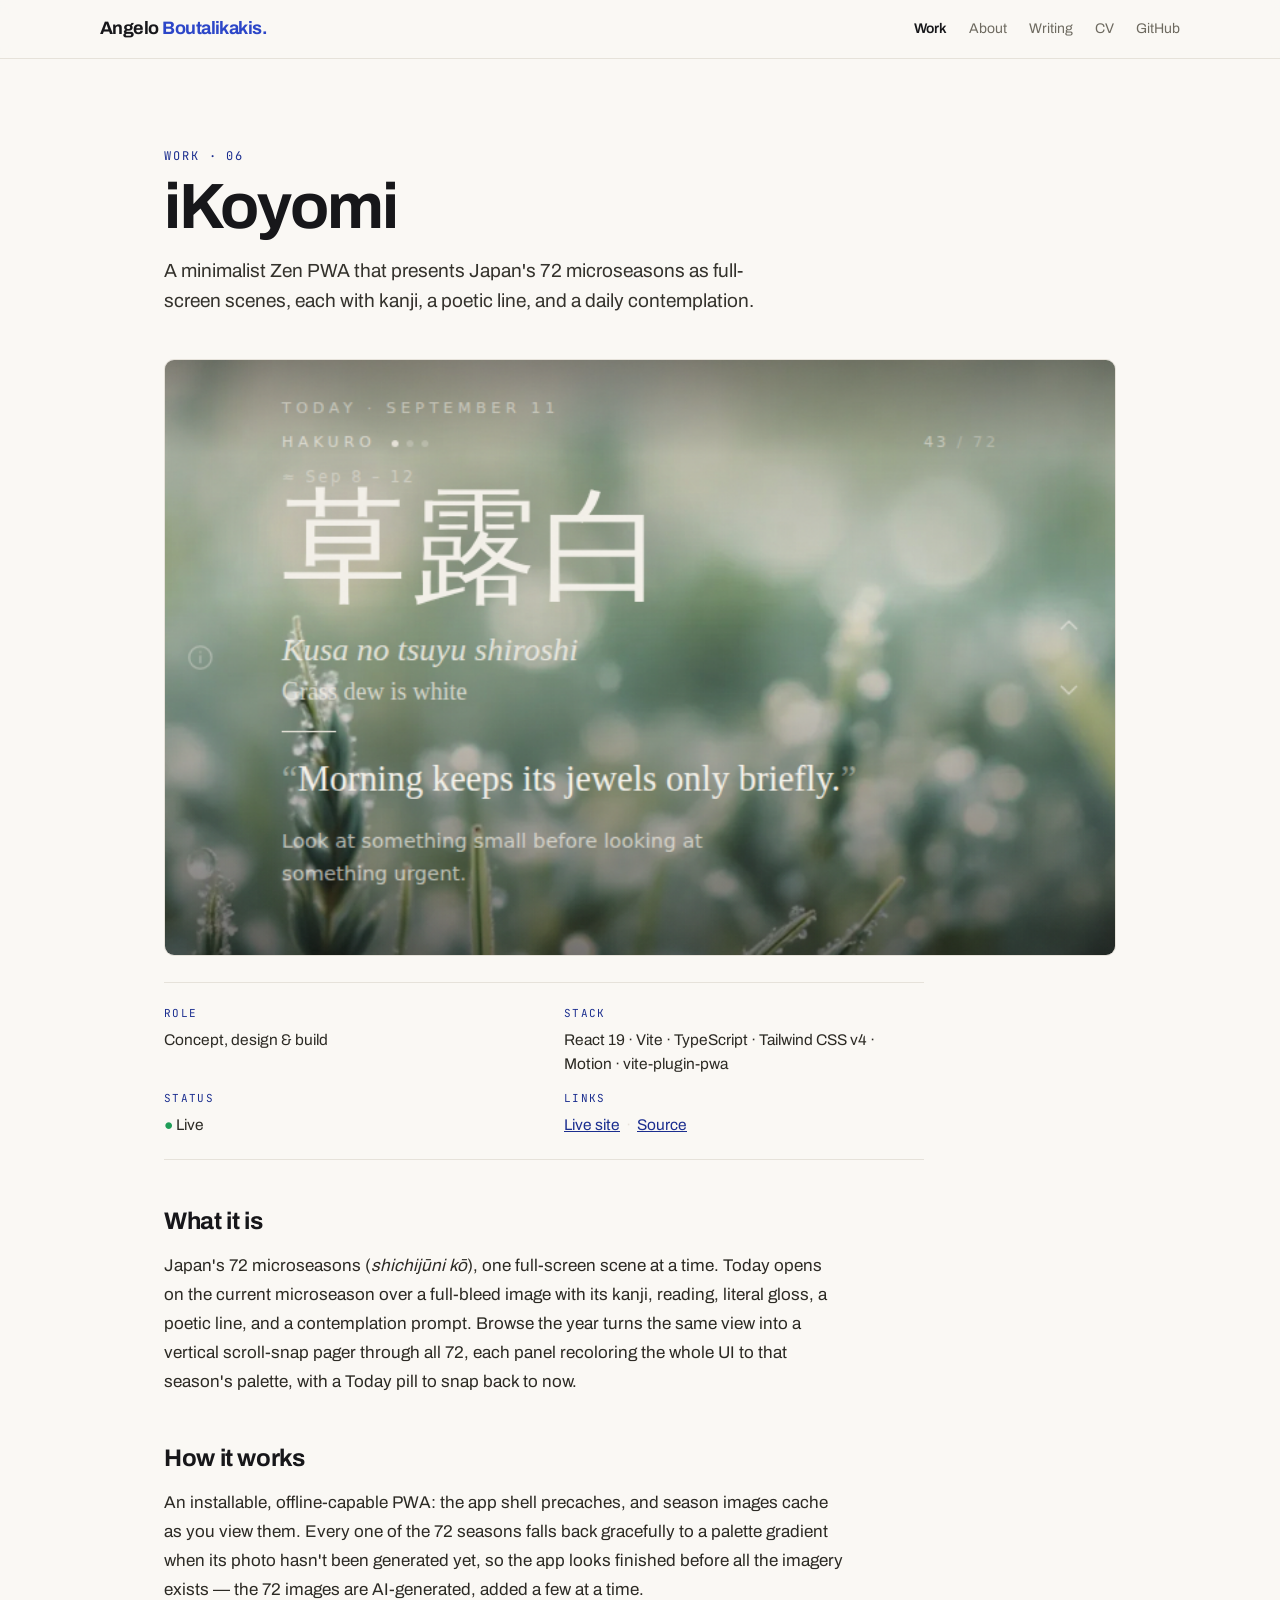
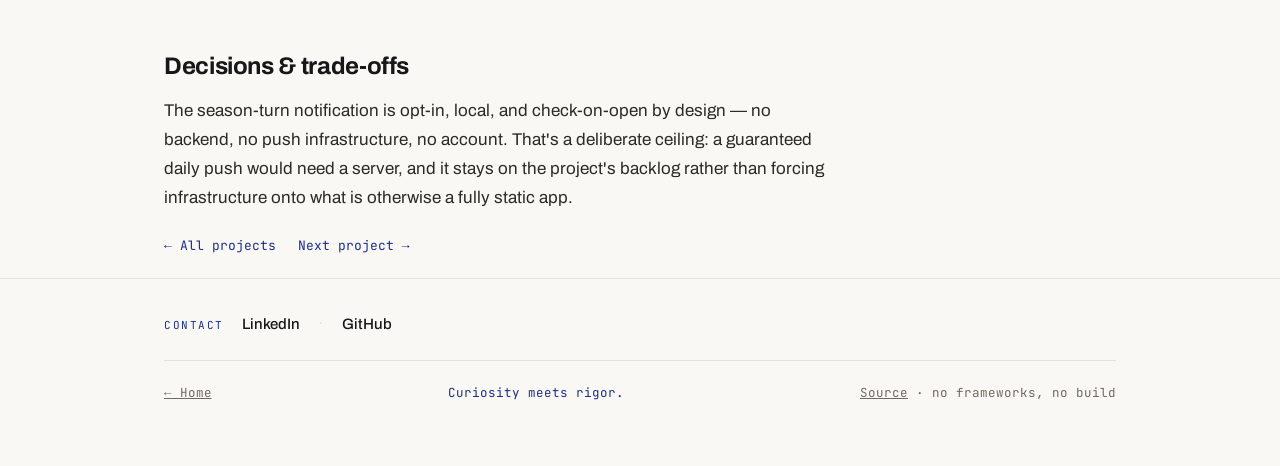
<file: work/iKoyomi/index.html>
<!DOCTYPE html>
<html lang="en">
<head>
  <meta charset="utf-8">
  <meta name="viewport" content="width=device-width, initial-scale=1">
  <title>iKoyomi — Angelo Boutalikakis</title>
  <meta name="description" content="A minimalist Zen PWA that presents Japan's 72 microseasons as full-screen scenes, each with kanji, a poetic line, and a daily contemplation.">
  <link rel="icon" type="image/png" sizes="32x32" href="/brand/assets/favicon-32.png">
  <link rel="icon" type="image/png" sizes="16x16" href="/brand/assets/favicon-16.png">
  <link rel="apple-touch-icon" sizes="180x180" href="/brand/assets/apple-touch-icon.png">
  <meta property="og:type" content="website">
  <meta property="og:url" content="https://aboutali.github.io/work/iKoyomi/">
  <meta property="og:title" content="iKoyomi — Angelo Boutalikakis">
  <meta property="og:description" content="A minimalist Zen PWA that presents Japan's 72 microseasons as full-screen scenes, each with kanji, a poetic line, and a daily contemplation.">
  <meta property="og:image" content="https://aboutali.github.io/brand/assets/og-work-iKoyomi.png">
  <meta property="og:image:width" content="1200">
  <meta property="og:image:height" content="630">
  <meta name="twitter:card" content="summary_large_image">
  <link rel="canonical" href="https://aboutali.github.io/work/iKoyomi/">
  <link rel="preload" href="/assets/fonts/archivo-latin-var.woff2" as="font" type="font/woff2" crossorigin>
  <link rel="stylesheet" href="../../assets/site.css">
  <style>
    .facts{display:grid;gap:14px 40px;grid-template-columns:repeat(2,1fr);margin:26px 0 0;
      padding:22px 0;border-block:1px solid var(--hair);max-width:760px}
    @media(max-width:640px){.facts{grid-template-columns:1fr}}
    .facts dt{font-family:var(--mono);font-size:11px;letter-spacing:.12em;text-transform:uppercase;color:var(--blue-deep)}
    .facts dd{margin:6px 0 0;font-size:15.5px;color:#2c2a24}
    .facts .sep{color:var(--hair);margin:0 6px}
    .status-up{color:var(--up)} .status-down{color:var(--down)}
    .cover{display:block;width:100%;height:auto;margin:8px 0 0;border:1px solid var(--hair);border-radius:10px}
    .back{font-family:var(--mono);font-size:13px;text-decoration:none}
    .back + .back{margin-left:18px}
  </style>
</head>
<body>

  <a class="skip" href="#main">Skip to content</a>

  <header class="topbar">
    <div class="wrap row">
      <a class="wm" href="../../" aria-label="Angelo Boutalikakis — home">
        <span class="wm-full">Angelo<span class="sur"> Boutalikakis</span><span class="dot">.</span></span>
        <span class="wm-mini">A<span class="sur">B</span><span class="dot">.</span></span>
      </a>
      <nav class="topnav" aria-label="Site">
        <a href="../../#work" aria-current="page">Work</a>
        <a href="../../about/">About</a>
        <a href="../../writing/">Writing</a>
        <a href="../../cv/">CV</a>
        <a href="https://github.com/aboutali">GitHub</a>
      </nav>
    </div>
  </header>

  <main id="main" class="wrap" tabindex="-1">

    <div class="page-head">
      <div class="kicker">Work · 06</div>
      <h1>iKoyomi</h1>
      <p class="lede">A minimalist Zen PWA that presents Japan's 72 microseasons as full-screen
        scenes, each with kanji, a poetic line, and a daily contemplation.</p>
    </div>

    <img class="cover" src="cover.png" width="700" height="438" loading="lazy"
      alt="iKoyomi showing today's microseason, Hakuro 43/72 &mdash; 草露白, &lsquo;grass dew is white&rsquo; &mdash; over a full-bleed dew-on-grass photograph, with its poetic line and a contemplation prompt.">

    <dl class="facts">
      <div><dt>Role</dt><dd>Concept, design &amp; build</dd></div>
      <div><dt>Stack</dt><dd>React 19 · Vite · TypeScript · Tailwind CSS v4 · Motion · vite-plugin-pwa</dd></div>
      <div><dt>Status</dt><dd><span class="status-up">●</span> Live</dd></div>
      <div><dt>Links</dt><dd><a href="https://ikoyomi.netlify.app/">Live site</a><span class="sep">·</span><a href="https://github.com/aboutali/iKoyomi">Source</a></dd></div>
    </dl>

    <div class="prose block" style="padding-top:0">
      <h2>What it is</h2>
      <p>Japan's 72 microseasons (<em>shichijūni kō</em>), one full-screen scene at a time. Today
        opens on the current microseason over a full-bleed image with its kanji, reading, literal
        gloss, a poetic line, and a contemplation prompt. Browse the year turns the same view into
        a vertical scroll-snap pager through all 72, each panel recoloring the whole UI to that
        season's palette, with a Today pill to snap back to now.</p>

      <h2>How it works</h2>
      <p>An installable, offline-capable PWA: the app shell precaches, and season images cache as
        you view them. Every one of the 72 seasons falls back gracefully to a palette gradient
        when its photo hasn't been generated yet, so the app looks finished before all the imagery
        exists — the 72 images are AI-generated, added a few at a time.</p>

      <h2>Decisions &amp; trade-offs</h2>
      <p>The season-turn notification is opt-in, local, and check-on-open by design — no backend,
        no push infrastructure, no account. That's a deliberate ceiling: a guaranteed daily push
        would need a server, and it stays on the project's backlog rather than forcing
        infrastructure onto what is otherwise a fully static app.</p>
    </div>

    <p class="block" style="padding-top:0">
      <a class="back" href="../../#work">← All projects</a>
      <a class="back" href="../life-improver/">Next project →</a>
    </p>

  </main>

  <footer>
    <div class="wrap">
      <!-- TODO: add email when ready -->
      <div class="f-contact">
        <span class="f-k">Contact</span>
        <a href="https://www.linkedin.com/in/angelo-boutalikakis/">LinkedIn</a><span class="sep">·</span>
        <a href="https://github.com/aboutali">GitHub</a>
      </div>
      <div class="row">
        <span><a href="../../">← Home</a></span>
        <span class="tag">Curiosity meets rigor.</span>
        <span><a href="https://github.com/aboutali/aboutali.github.io">Source</a> · no frameworks, no build</span>
      </div>
    </div>
  </footer>

</body>
</html>
</file>
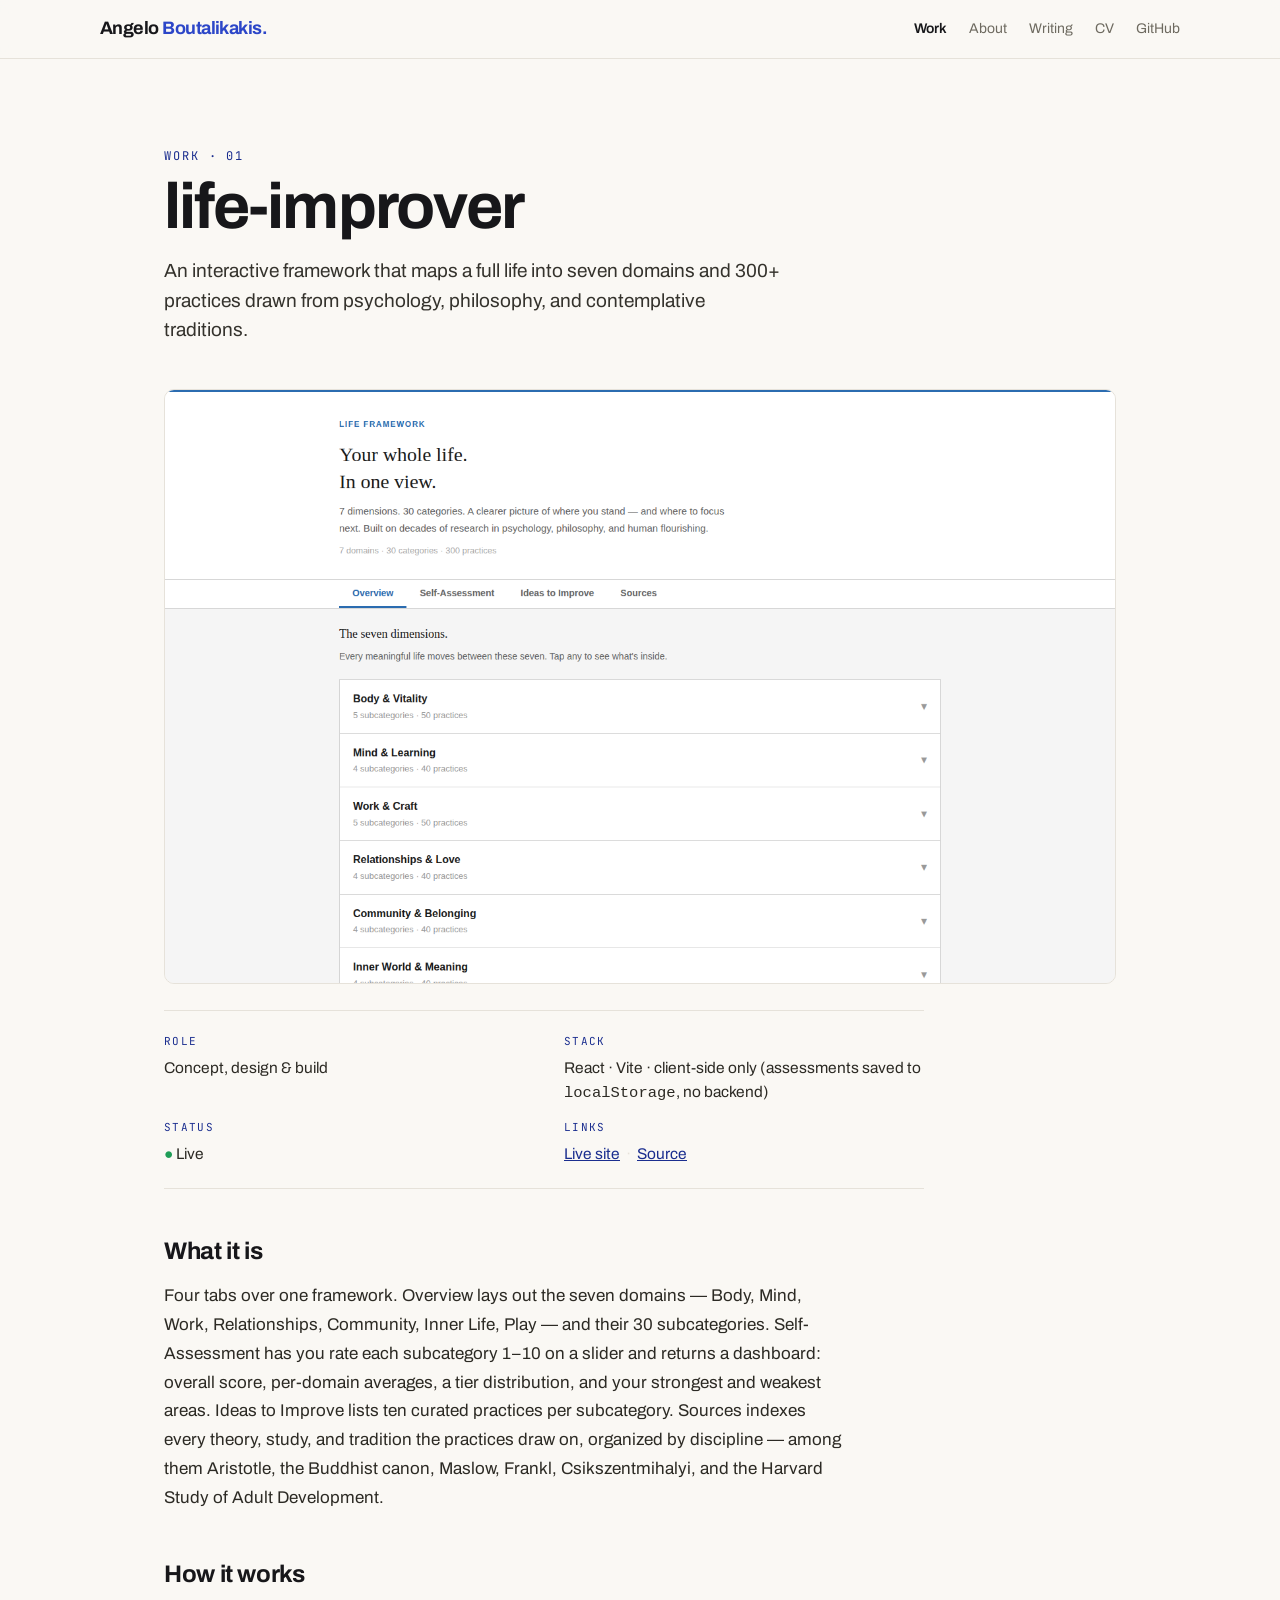
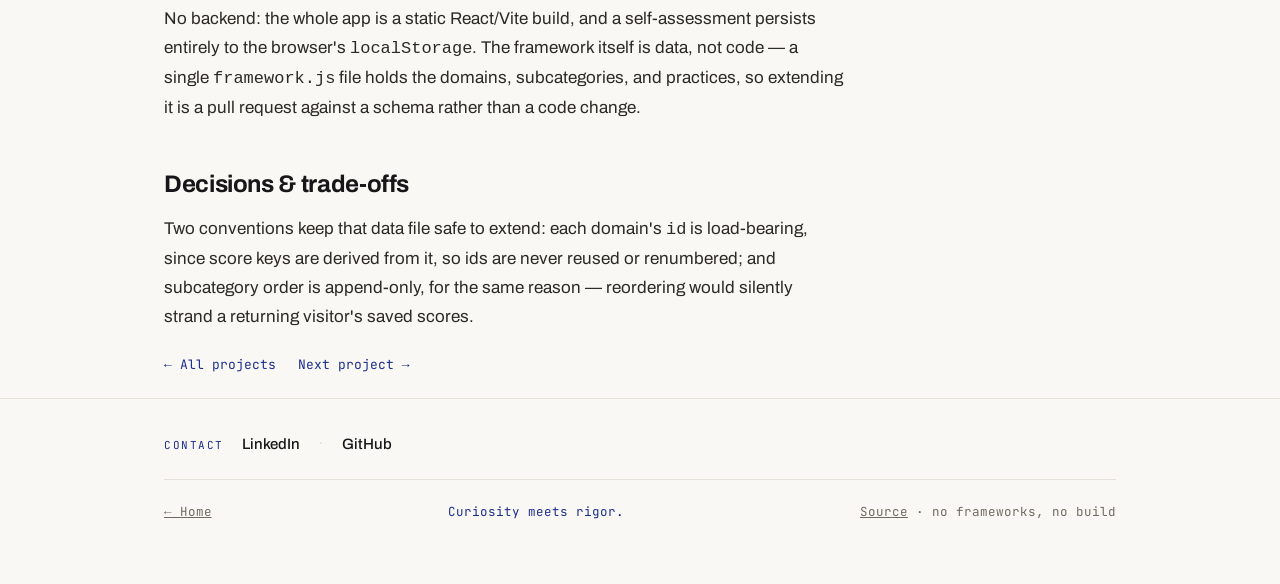
<file: work/life-improver/index.html>
<!DOCTYPE html>
<html lang="en">
<head>
  <meta charset="utf-8">
  <meta name="viewport" content="width=device-width, initial-scale=1">
  <title>life-improver — Angelo Boutalikakis</title>
  <meta name="description" content="An interactive framework that maps a full life into seven domains and 300+ practices drawn from psychology, philosophy, and contemplative traditions.">
  <link rel="icon" type="image/png" sizes="32x32" href="/brand/assets/favicon-32.png">
  <link rel="icon" type="image/png" sizes="16x16" href="/brand/assets/favicon-16.png">
  <link rel="apple-touch-icon" sizes="180x180" href="/brand/assets/apple-touch-icon.png">
  <meta property="og:type" content="website">
  <meta property="og:url" content="https://aboutali.github.io/work/life-improver/">
  <meta property="og:title" content="life-improver — Angelo Boutalikakis">
  <meta property="og:description" content="An interactive framework that maps a full life into seven domains and 300+ practices drawn from psychology, philosophy, and contemplative traditions.">
  <meta property="og:image" content="https://aboutali.github.io/brand/assets/og-work-life-improver.png">
  <meta property="og:image:width" content="1200">
  <meta property="og:image:height" content="630">
  <meta name="twitter:card" content="summary_large_image">
  <link rel="canonical" href="https://aboutali.github.io/work/life-improver/">
  <link rel="preload" href="/assets/fonts/archivo-latin-var.woff2" as="font" type="font/woff2" crossorigin>
  <link rel="stylesheet" href="../../assets/site.css">
  <style>
    .facts{display:grid;gap:14px 40px;grid-template-columns:repeat(2,1fr);margin:26px 0 0;
      padding:22px 0;border-block:1px solid var(--hair);max-width:760px}
    @media(max-width:640px){.facts{grid-template-columns:1fr}}
    .facts dt{font-family:var(--mono);font-size:11px;letter-spacing:.12em;text-transform:uppercase;color:var(--blue-deep)}
    .facts dd{margin:6px 0 0;font-size:15.5px;color:#2c2a24}
    .facts .sep{color:var(--hair);margin:0 6px}
    .status-up{color:var(--up)} .status-down{color:var(--down)}
    .cover{display:block;width:100%;height:auto;margin:8px 0 0;border:1px solid var(--hair);border-radius:10px}
    .back{font-family:var(--mono);font-size:13px;text-decoration:none}
    .back + .back{margin-left:18px}
  </style>
</head>
<body>

  <a class="skip" href="#main">Skip to content</a>

  <header class="topbar">
    <div class="wrap row">
      <a class="wm" href="../../" aria-label="Angelo Boutalikakis — home">
        <span class="wm-full">Angelo<span class="sur"> Boutalikakis</span><span class="dot">.</span></span>
        <span class="wm-mini">A<span class="sur">B</span><span class="dot">.</span></span>
      </a>
      <nav class="topnav" aria-label="Site">
        <a href="../../#work" aria-current="page">Work</a>
        <a href="../../about/">About</a>
        <a href="../../writing/">Writing</a>
        <a href="../../cv/">CV</a>
        <a href="https://github.com/aboutali">GitHub</a>
      </nav>
    </div>
  </header>

  <main id="main" class="wrap" tabindex="-1">

    <div class="page-head">
      <div class="kicker">Work · 01</div>
      <h1>life-improver</h1>
      <p class="lede">An interactive framework that maps a full life into seven domains and 300+
        practices drawn from psychology, philosophy, and contemplative traditions.</p>
    </div>

    <img class="cover" src="cover.png" width="1440" height="900" loading="lazy"
      alt="life-improver's Overview tab, showing the seven life domains (Body &amp; Vitality, Mind &amp; Learning, Work &amp; Craft, Relationships &amp; Love, Community &amp; Belonging, Inner World &amp; Meaning) as an expandable list.">

    <dl class="facts">
      <div><dt>Role</dt><dd>Concept, design &amp; build</dd></div>
      <div><dt>Stack</dt><dd>React · Vite · client-side only (assessments saved to <code>localStorage</code>, no backend)</dd></div>
      <div><dt>Status</dt><dd><span class="status-up">●</span> Live</dd></div>
      <div><dt>Links</dt><dd><a href="https://aboutali.github.io/life-improver/">Live site</a><span class="sep">·</span><a href="https://github.com/aboutali/life-improver">Source</a></dd></div>
    </dl>

    <div class="prose block" style="padding-top:0">
      <h2>What it is</h2>
      <p>Four tabs over one framework. Overview lays out the seven domains — Body, Mind, Work,
        Relationships, Community, Inner Life, Play — and their 30 subcategories. Self-Assessment
        has you rate each subcategory 1–10 on a slider and returns a dashboard: overall score,
        per-domain averages, a tier distribution, and your strongest and weakest areas. Ideas to
        Improve lists ten curated practices per subcategory. Sources indexes every theory, study,
        and tradition the practices draw on, organized by discipline — among them Aristotle, the
        Buddhist canon, Maslow, Frankl, Csikszentmihalyi, and the Harvard Study of Adult
        Development.</p>

      <h2>How it works</h2>
      <p>No backend: the whole app is a static React/Vite build, and a self-assessment persists
        entirely to the browser's <code>localStorage</code>. The framework itself is data, not
        code — a single <code>framework.js</code> file holds the domains, subcategories, and
        practices, so extending it is a pull request against a schema rather than a code change.</p>

      <h2>Decisions &amp; trade-offs</h2>
      <p>Two conventions keep that data file safe to extend: each domain's <code>id</code> is
        load-bearing, since score keys are derived from it, so ids are never reused or renumbered;
        and subcategory order is append-only, for the same reason — reordering would silently
        strand a returning visitor's saved scores.</p>
    </div>

    <p class="block" style="padding-top:0">
      <a class="back" href="../../#work">← All projects</a>
      <a class="back" href="../bxl_eda_worker/">Next project →</a>
    </p>

  </main>

  <footer>
    <div class="wrap">
      <!-- TODO: add email when ready -->
      <div class="f-contact">
        <span class="f-k">Contact</span>
        <a href="https://www.linkedin.com/in/angelo-boutalikakis/">LinkedIn</a><span class="sep">·</span>
        <a href="https://github.com/aboutali">GitHub</a>
      </div>
      <div class="row">
        <span><a href="../../">← Home</a></span>
        <span class="tag">Curiosity meets rigor.</span>
        <span><a href="https://github.com/aboutali/aboutali.github.io">Source</a> · no frameworks, no build</span>
      </div>
    </div>
  </footer>

</body>
</html>
</file>
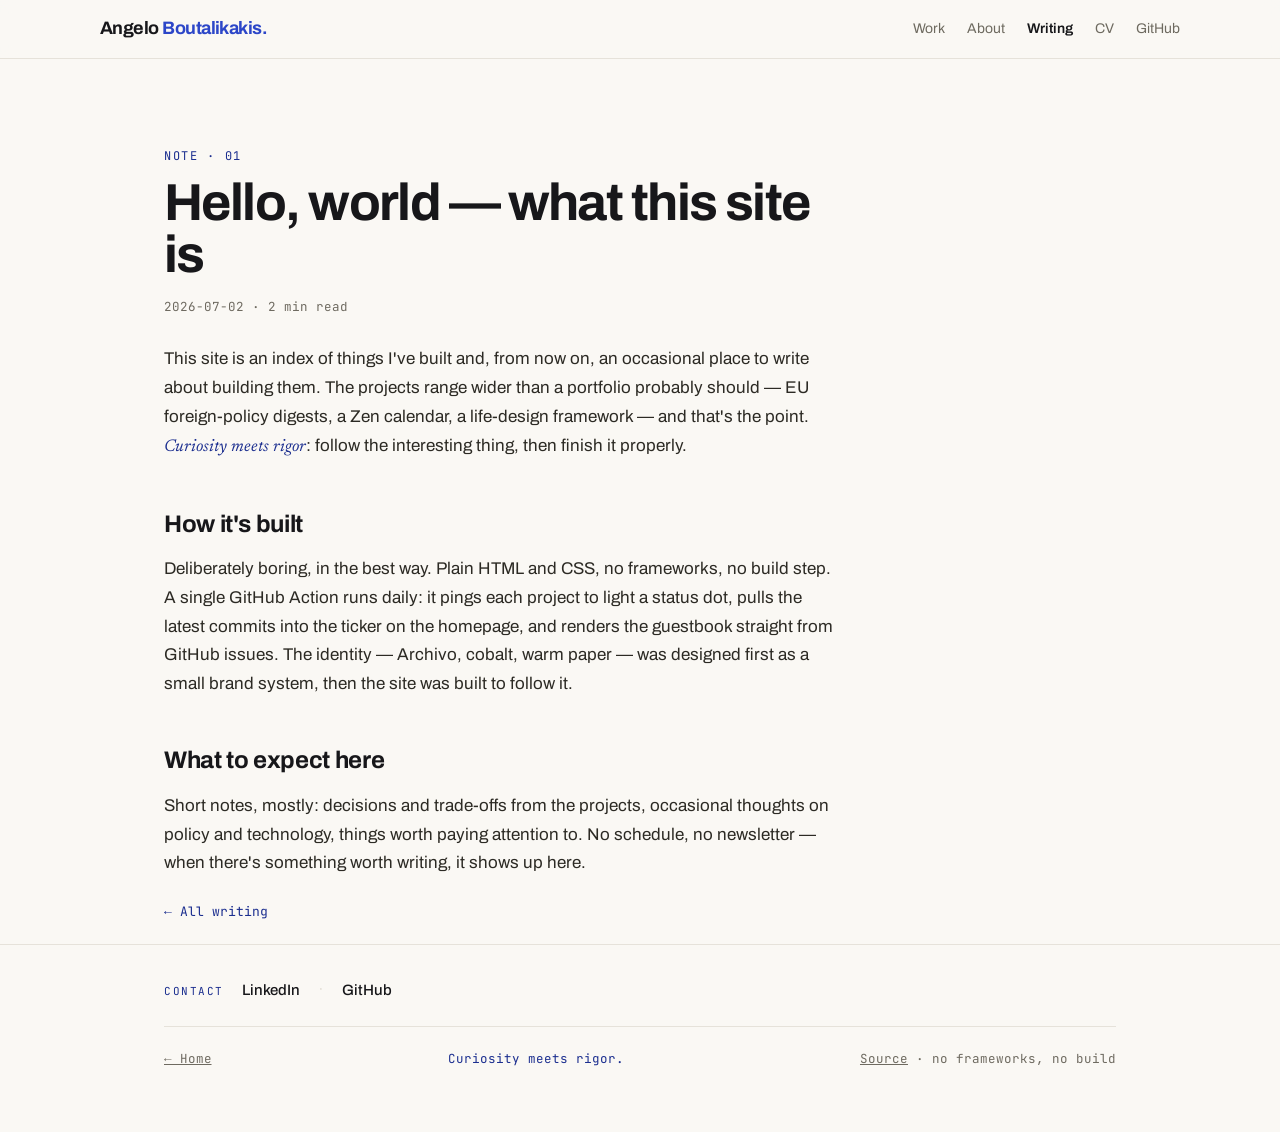
<file: writing/hello-world/index.html>
<!DOCTYPE html>
<html lang="en">
<head>
  <meta charset="utf-8">
  <meta name="viewport" content="width=device-width, initial-scale=1">
  <title>Hello, world — what this site is · Angelo Boutalikakis</title>
  <meta name="description" content="Why this site exists, how it's built, and what 'curiosity meets rigor' means in practice.">
  <link rel="icon" type="image/png" sizes="32x32" href="/brand/assets/favicon-32.png">
  <link rel="icon" type="image/png" sizes="16x16" href="/brand/assets/favicon-16.png">
  <link rel="apple-touch-icon" sizes="180x180" href="/brand/assets/apple-touch-icon.png">
  <meta property="og:type" content="article">
  <meta property="og:url" content="https://aboutali.github.io/writing/hello-world/">
  <meta property="og:title" content="Hello, world — what this site is">
  <meta property="og:description" content="Why this site exists and how it's built.">
  <meta property="og:image" content="https://aboutali.github.io/brand/assets/og-post-hello-world.png">
  <meta property="og:image:width" content="1200">
  <meta property="og:image:height" content="630">
  <meta name="twitter:card" content="summary_large_image">
  <link rel="canonical" href="https://aboutali.github.io/writing/hello-world/">
  <link rel="preload" href="/assets/fonts/archivo-latin-var.woff2" as="font" type="font/woff2" crossorigin>
  <link rel="stylesheet" href="../../assets/site.css">
  <style>
    /* post layout — this file doubles as the post template:
       copy this folder, change the <title>, metas, date, h1, and the prose. */
    .post-head{padding:clamp(44px,7vw,88px) 0 clamp(16px,2.4vw,28px);max-width:68ch}
    .post-head .kicker{font-family:var(--mono);font-size:12px;letter-spacing:.14em;
      text-transform:uppercase;color:var(--blue-deep)}
    .post-head h1{margin:12px 0 0;font-size:clamp(30px,5vw,52px);font-weight:700;
      letter-spacing:-.03em;line-height:1}
    .post-head .meta{margin:16px 0 0;font-family:var(--mono);font-size:12.5px;color:var(--stone)}
    .back{font-family:var(--mono);font-size:13px;text-decoration:none}
  </style>
  <script type="application/ld+json">
  {"@context":"https://schema.org","@type":"BlogPosting","headline":"Hello, world — what this site is","datePublished":"2026-07-02","author":{"@type":"Person","name":"Angelo Boutalikakis","url":"https://aboutali.github.io/"},"mainEntityOfPage":"https://aboutali.github.io/writing/hello-world/"}
  </script>
</head>
<body>

  <a class="skip" href="#main">Skip to content</a>

  <header class="topbar">
    <div class="wrap row">
      <a class="wm" href="../../" aria-label="Angelo Boutalikakis — home">
        <span class="wm-full">Angelo<span class="sur"> Boutalikakis</span><span class="dot">.</span></span>
        <span class="wm-mini">A<span class="sur">B</span><span class="dot">.</span></span>
      </a>
      <nav class="topnav" aria-label="Site">
        <a href="../../#work">Work</a>
        <a href="../../about/">About</a>
        <a href="../" aria-current="page">Writing</a>
        <a href="../../cv/">CV</a>
        <a href="https://github.com/aboutali">GitHub</a>
      </nav>
    </div>
  </header>

  <main id="main" class="wrap" tabindex="-1">

    <div class="post-head">
      <div class="kicker">Note · 01</div>
      <h1>Hello, world — what this site is</h1>
      <p class="meta">2026-07-02 · 2 min read</p>
    </div>

    <!-- TODO: edit freely — this is starter copy that also serves as the post template. -->
    <article class="prose block" style="padding-top:0">
      <p>This site is an index of things I've built and, from now on, an occasional place
        to write about building them. The projects range wider than a portfolio probably
        should — EU foreign-policy digests, a Zen calendar, a life-design framework — and
        that's the point. <span class="aside">Curiosity meets rigor</span>: follow the
        interesting thing, then finish it properly.</p>

      <h2>How it's built</h2>
      <p>Deliberately boring, in the best way. Plain HTML and CSS, no frameworks, no build
        step. A single GitHub Action runs daily: it pings each project to light a status
        dot, pulls the latest commits into the ticker on the homepage, and renders the
        guestbook straight from GitHub issues. The identity — Archivo, cobalt, warm paper —
        was designed first as a small brand system, then the site was built to follow it.</p>

      <h2>What to expect here</h2>
      <p>Short notes, mostly: decisions and trade-offs from the projects, occasional
        thoughts on policy and technology, things worth paying attention to. No schedule,
        no newsletter — when there's something worth writing, it shows up here.</p>
    </article>

    <p class="block" style="padding-top:0"><a class="back" href="../">← All writing</a></p>

  </main>

  <footer>
    <div class="wrap">
      <!-- TODO: add email when ready -->
      <div class="f-contact">
        <span class="f-k">Contact</span>
        <a href="https://www.linkedin.com/in/angelo-boutalikakis/">LinkedIn</a><span class="sep">·</span>
        <a href="https://github.com/aboutali">GitHub</a>
      </div>
      <div class="row">
        <span><a href="../../">← Home</a></span>
        <span class="tag">Curiosity meets rigor.</span>
        <span><a href="https://github.com/aboutali/aboutali.github.io">Source</a> · no frameworks, no build</span>
      </div>
    </div>
  </footer>

</body>
</html>
</file>
<file: assets/site.css>
/* Angelo Boutalikakis — shared brand styles (v3 identity)
   Tokens + chrome (topbar, footer, sections) used by every page.
   Page-specific rules live inline in each page's <head>. */

/* self-hosted fonts (latin subset, OFL) — see assets/fonts/LICENSE-NOTE.md */
@font-face{
  font-family:"Archivo";
  font-style:normal;
  font-weight:100 900;
  font-display:swap;
  src:url("fonts/archivo-latin-var.woff2") format("woff2");
  unicode-range:U+0000-00FF,U+0131,U+0152-0153,U+02BB-02BC,U+02C6,U+02DA,U+02DC,U+0304,U+0308,U+0329,U+2000-206F,U+20AC,U+2122,U+2191,U+2193,U+2212,U+2215,U+FEFF,U+FFFD;
}
@font-face{
  font-family:"Newsreader";
  font-style:normal;
  font-weight:400;
  font-display:swap;
  src:url("fonts/newsreader-regular-latin-var.woff2") format("woff2");
  unicode-range:U+0000-00FF,U+0131,U+0152-0153,U+02BB-02BC,U+02C6,U+02DA,U+02DC,U+0304,U+0308,U+0329,U+2000-206F,U+20AC,U+2122,U+2191,U+2193,U+2212,U+2215,U+FEFF,U+FFFD;
}
@font-face{
  font-family:"Newsreader";
  font-style:italic;
  font-weight:200 800;
  font-display:swap;
  src:url("fonts/newsreader-italic-latin-var.woff2") format("woff2");
  unicode-range:U+0000-00FF,U+0131,U+0152-0153,U+02BB-02BC,U+02C6,U+02DA,U+02DC,U+0304,U+0308,U+0329,U+2000-206F,U+20AC,U+2122,U+2191,U+2193,U+2212,U+2215,U+FEFF,U+FFFD;
}
@font-face{
  font-family:"JetBrains Mono";
  font-style:normal;
  font-weight:400 800;
  font-display:swap;
  src:url("fonts/jetbrains-mono-latin-var.woff2") format("woff2");
  unicode-range:U+0000-00FF,U+0131,U+0152-0153,U+02BB-02BC,U+02C6,U+02DA,U+02DC,U+0304,U+0308,U+0329,U+2000-206F,U+20AC,U+2122,U+2191,U+2193,U+2212,U+2215,U+FEFF,U+FFFD;
}

:root{
  --ink:#17171A; --paper:#FAF8F4; --stone:#6E6A60; --stone-soft:#9B9890; --hair:#E6E2DA;
  --blue:#2C46C8; --blue-deep:#1B2E8F;
  --up:#1F9D57; --down:#C0563D; --unknown:#C9C5BB;
  --sans:"Archivo","Helvetica Neue",Helvetica,Arial,sans-serif;
  --serif:"Newsreader",Georgia,"Times New Roman",serif;
  --mono:"JetBrains Mono","SFMono-Regular","Courier New",monospace;
  --pad:clamp(22px,5vw,80px);
  --max:1080px;
}
*{box-sizing:border-box}
html{-webkit-font-smoothing:antialiased;scroll-behavior:smooth}
@media (prefers-reduced-motion: reduce){
  html{scroll-behavior:auto}
  *,*::before,*::after{transition-duration:.01ms !important;animation-duration:.01ms !important}
}
body{margin:0;background:var(--paper);color:var(--ink);font-family:var(--sans);line-height:1.55;font-size:17px}
a{color:var(--blue-deep)}
.wrap{max-width:var(--max);margin:0 auto;padding:0 var(--pad)}

/* accessibility */
:focus-visible{outline:2px solid var(--blue);outline-offset:3px;border-radius:2px}
[id]{scroll-margin-top:70px}
.skip{position:absolute;left:-9999px;top:0;z-index:20;background:var(--blue);color:var(--paper);
  padding:10px 16px;font-family:var(--mono);font-size:13px;text-decoration:none}
.skip:focus{left:0}

/* top bar */
.topbar{position:sticky;top:0;z-index:5;background:rgba(250,248,244,.86);backdrop-filter:blur(8px);
  border-bottom:1px solid var(--hair)}
.topbar .row{display:flex;justify-content:space-between;align-items:center;gap:14px;padding:15px 0}
.wm{font-weight:700;letter-spacing:-.03em;font-size:18px;text-decoration:none;color:var(--ink);flex:none}
.wm .sur{color:var(--blue)} .wm .dot{color:var(--blue)}
.wm .wm-mini{display:none}
.topnav{display:flex;flex-wrap:nowrap;white-space:nowrap}
.topnav a{margin-left:22px;font-size:14px;color:var(--stone);text-decoration:none}
.topnav a:hover{color:var(--ink)}
.topnav a[aria-current="page"]{color:var(--ink);font-weight:600}
@media(max-width:640px){
  .wm .wm-full{display:none}
  .wm .wm-mini{display:inline}
  .topnav a{margin-left:14px;font-size:13px}
}

/* section frame */
section.block{padding-block:clamp(44px,6vw,80px)}
.sec-head{display:flex;align-items:baseline;justify-content:space-between;gap:16px;
  border-bottom:1px solid var(--ink);padding-bottom:14px;margin-bottom:8px}
.sec-head h2{margin:0;font-size:clamp(22px,3vw,32px);font-weight:700;letter-spacing:-.02em}
.sec-head .count{font-family:var(--mono);font-size:12px;color:var(--stone);letter-spacing:.06em}

/* subpage header + prose */
.page-head{padding:clamp(44px,7vw,88px) 0 clamp(20px,3vw,36px)}
.page-head .kicker{font-family:var(--mono);font-size:12px;letter-spacing:.16em;
  text-transform:uppercase;color:var(--blue-deep)}
.page-head h1{margin:12px 0 0;font-size:clamp(34px,6vw,64px);font-weight:700;
  letter-spacing:-.03em;line-height:.95}
.page-head .lede{margin:18px 0 0;max-width:56ch;font-size:clamp(16.5px,2vw,19px);color:#34322c}
.prose{max-width:68ch}
.prose p{margin:0 0 1.15em;color:#2c2a24;line-height:1.7}
.prose h2{margin:1.8em 0 .5em;font-size:clamp(19px,2.4vw,24px);font-weight:700;letter-spacing:-.015em}
.prose ul{margin:0 0 1.15em;padding-left:22px}
.prose li{margin-bottom:.45em;color:#2c2a24}
.prose .aside{font-family:var(--serif);font-style:italic;color:var(--blue-deep)}

/* button */
.btn{display:inline-block;margin-top:4px;font-family:var(--mono);font-size:13px;letter-spacing:.04em;
  text-transform:uppercase;color:var(--paper);background:var(--blue);text-decoration:none;
  border:0;border-radius:999px;padding:9px 16px;cursor:pointer}
.btn:hover{background:var(--blue-deep)}

/* footer (with contact row) */
footer{border-top:1px solid var(--hair);padding:32px 0 64px;margin-top:20px}
.f-contact{display:flex;flex-wrap:wrap;align-items:baseline;gap:10px 18px;padding-bottom:22px;
  margin-bottom:22px;border-bottom:1px solid var(--hair)}
.f-contact .f-k{font-family:var(--mono);font-size:11px;letter-spacing:.14em;
  text-transform:uppercase;color:var(--blue-deep)}
.f-contact a{color:var(--ink);text-decoration:none;font-size:15px;font-weight:500}
.f-contact a:hover{color:var(--blue)}
.f-contact .sep{color:var(--hair)}
footer .row{display:flex;justify-content:space-between;gap:18px;flex-wrap:wrap;
  font-family:var(--mono);font-size:12.5px;color:var(--stone)}
footer .row a{color:var(--stone)}
footer .row a:hover{color:var(--ink)}
footer .tag{font-style:normal;color:var(--blue-deep)}
</file>
